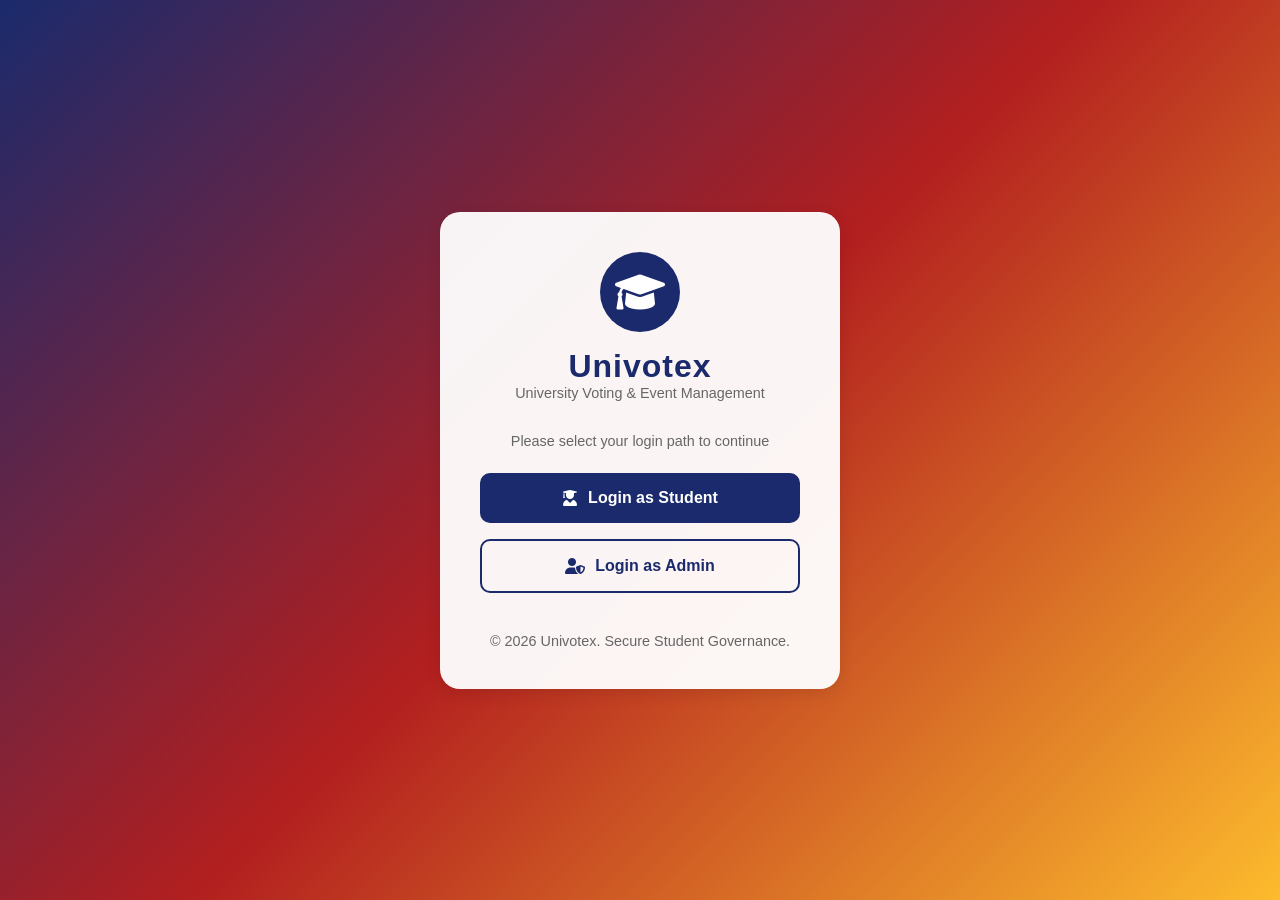
<file: index.html>
<!DOCTYPE html>
<html lang="en">
<head>
    <meta charset="UTF-8">
    <meta name="viewport" content="width=device-width, initial-scale=1.0">
    <title>Univotex - Welcome</title>
    <link rel="stylesheet" href="style.css">
    <!-- Font Awesome for icons -->
    <link rel="stylesheet" href="https://cdnjs.cloudflare.com/ajax/libs/font-awesome/6.0.0/css/all.min.css">
</head>
<body>
    <div class="welcome-container">
        <header class="hero-section">
            <div class="logo-circle">
                <i class="fas fa-graduation-cap"></i>
            </div>
            <h1>Univotex</h1>
            <p>University Voting & Event Management</p>
        </header>

        <main class="login-options">
            <p class="instruction">Please select your login path to continue</p>
            
            <button class="btn btn-student" onclick="navigateTo('student')">
                <i class="fas fa-user-graduate"></i>
                <span>Login as Student</span>
            </button>

            <button class="btn btn-admin" onclick="navigateTo('admin')">
                <i class="fas fa-user-shield"></i>
                <span>Login as Admin</span>
            </button>
        </main>

        <footer class="footer">
            <p>&copy; 2026 Univotex. Secure Student Governance.</p>
        </footer>
    </div>

    <script src="script.js"></script>
</body>
</html>
</file>
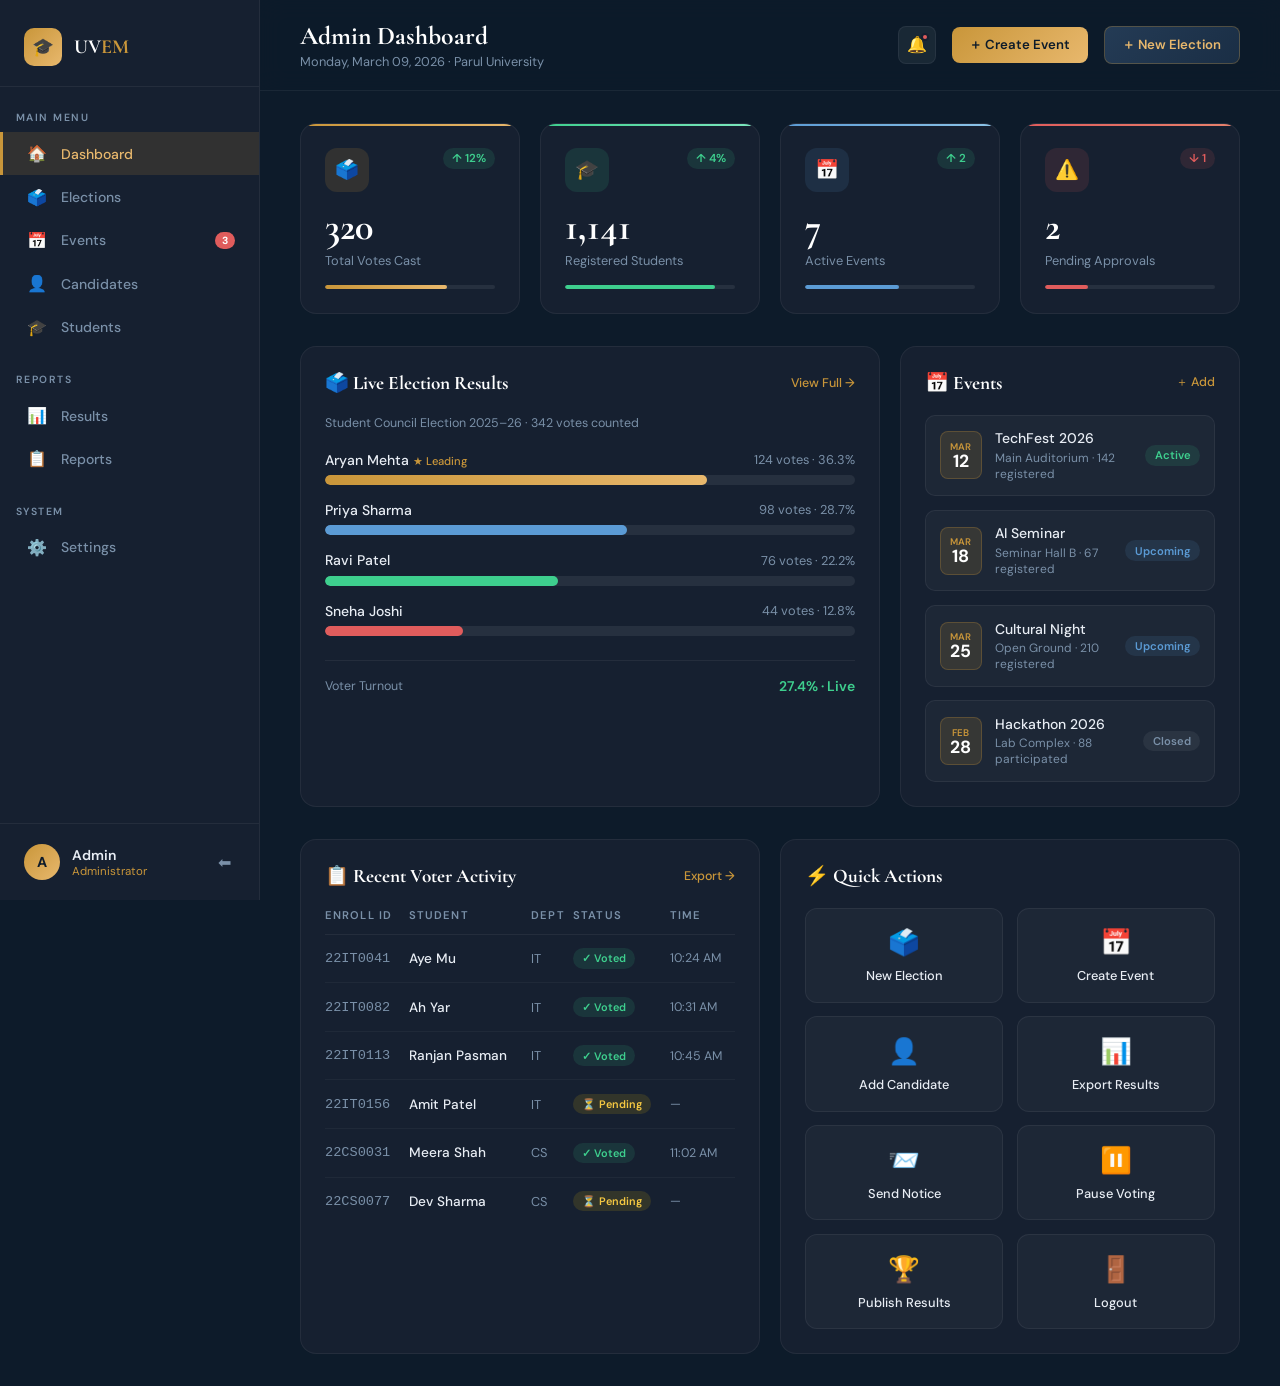
<file: frontend/admin.html>
<!DOCTYPE html>
<html lang="en">
<head>
<meta charset="UTF-8">
<meta name="viewport" content="width=device-width, initial-scale=1.0">
<title>Admin Dashboard – UVEM</title>
<link href="https://fonts.googleapis.com/css2?family=Cormorant+Garamond:ital,wght@0,600;0,700;1,400&family=DM+Sans:wght@300;400;500;600&display=swap" rel="stylesheet">
<style>
*, *::before, *::after { box-sizing: border-box; margin: 0; padding: 0; }

:root {
  --navy:       #0d1b2a;
  --navy-mid:   #1a2e45;
  --navy-light: #243b55;
  --navy-card:  #162030;
  --gold:       #c9963a;
  --gold-light: #e8b86d;
  --gold-dim:   rgba(201,150,58,0.15);
  --cream:      #f5f1eb;
  --sidebar-w:  260px;
  --white:      #ffffff;
  --text:       #e8edf4;
  --muted:      #7a90a8;
  --green:      #3ecf8e;
  --red:        #e05c5c;
  --blue:       #5b9bd5;
  --border:     rgba(255,255,255,0.06);
}

html, body { height: 100%; }

body {
  font-family: 'DM Sans', sans-serif;
  background: var(--navy);
  color: var(--text);
  display: flex;
  min-height: 100vh;
  overflow-x: hidden;
}

/* ══════════════════════════════════
   SIDEBAR
══════════════════════════════════ */
.sidebar {
  width: var(--sidebar-w);
  background: var(--navy-card);
  border-right: 1px solid var(--border);
  display: flex; flex-direction: column;
  position: fixed; top: 0; left: 0; bottom: 0;
  z-index: 50;
  animation: sideIn 0.5s ease both;
}

@keyframes sideIn {
  from { transform: translateX(-20px); opacity: 0; }
  to   { transform: translateX(0);    opacity: 1; }
}

.sidebar-logo {
  padding: 1.75rem 1.5rem 1.25rem;
  display: flex; align-items: center; gap: 0.75rem;
  border-bottom: 1px solid var(--border);
}
.sidebar-logo-icon {
  width: 38px; height: 38px; border-radius: 10px;
  background: linear-gradient(135deg, var(--gold), var(--gold-light));
  display: flex; align-items: center; justify-content: center;
  font-size: 1.1rem; flex-shrink: 0;
}
.sidebar-logo-text {
  font-family: 'Cormorant Garamond', serif;
  font-size: 1.25rem; font-weight: 700;
  color: var(--white);
}
.sidebar-logo-text span { color: var(--gold); }

.sidebar-section {
  padding: 1.5rem 1rem 0.5rem;
  font-size: 0.65rem; font-weight: 600;
  letter-spacing: 0.14em; text-transform: uppercase;
  color: var(--muted);
}

.nav-item {
  display: flex; align-items: center; gap: 0.85rem;
  padding: 0.7rem 1.5rem;
  color: var(--muted);
  text-decoration: none; font-size: 0.875rem; font-weight: 500;
  border-radius: 0; cursor: pointer;
  transition: color 0.2s, background 0.2s;
  border-left: 3px solid transparent;
  position: relative;
}
.nav-item:hover { color: var(--text); background: rgba(255,255,255,0.04); }
.nav-item.active {
  color: var(--gold-light); background: var(--gold-dim);
  border-left-color: var(--gold);
}
.nav-item .nav-icon { font-size: 1rem; width: 20px; text-align: center; }
.nav-badge {
  margin-left: auto; background: var(--red);
  color: white; font-size: 0.65rem; font-weight: 700;
  padding: 0.15rem 0.45rem; border-radius: 999px;
}

.sidebar-footer {
  margin-top: auto; padding: 1.25rem 1.5rem;
  border-top: 1px solid var(--border);
}
.user-pill {
  display: flex; align-items: center; gap: 0.75rem;
}
.user-avatar {
  width: 36px; height: 36px; border-radius: 50%;
  background: linear-gradient(135deg, var(--gold), var(--gold-light));
  display: flex; align-items: center; justify-content: center;
  font-size: 0.9rem; font-weight: 700; color: var(--navy);
  flex-shrink: 0;
}
.user-info .user-name { font-size: 0.875rem; font-weight: 600; color: var(--text); }
.user-info .user-role { font-size: 0.72rem; color: var(--gold); }
.logout-btn {
  margin-left: auto; background: none; border: none;
  color: var(--muted); cursor: pointer; font-size: 1rem;
  transition: color 0.2s; padding: 0.25rem;
}
.logout-btn:hover { color: var(--red); }

/* ══════════════════════════════════
   MAIN
══════════════════════════════════ */
.main {
  margin-left: var(--sidebar-w);
  flex: 1; display: flex; flex-direction: column;
  min-height: 100vh;
}

/* Top bar */
.topbar {
  display: flex; align-items: center; justify-content: space-between;
  padding: 1.25rem 2.5rem;
  background: rgba(13,27,42,0.6);
  backdrop-filter: blur(12px);
  border-bottom: 1px solid var(--border);
  position: sticky; top: 0; z-index: 40;
  animation: topIn 0.5s 0.1s ease both;
}
@keyframes topIn {
  from { opacity: 0; transform: translateY(-10px); }
  to   { opacity: 1; transform: translateY(0); }
}

.topbar-left h1 {
  font-family: 'Cormorant Garamond', serif;
  font-size: 1.6rem; font-weight: 700; color: var(--white);
}
.topbar-left p { font-size: 0.8rem; color: var(--muted); margin-top: 0.1rem; }

.topbar-right { display: flex; align-items: center; gap: 1rem; }

.topbar-btn {
  display: flex; align-items: center; gap: 0.5rem;
  padding: 0.55rem 1.1rem;
  background: linear-gradient(135deg, var(--gold), var(--gold-light));
  color: var(--navy); border: none; border-radius: 8px;
  font-family: 'DM Sans', sans-serif; font-size: 0.825rem; font-weight: 600;
  cursor: pointer; transition: opacity 0.2s, transform 0.2s;
}
.topbar-btn:hover { opacity: 0.85; transform: translateY(-1px); }

.notif-btn {
  position: relative; background: rgba(255,255,255,0.06);
  border: 1px solid var(--border); border-radius: 8px;
  width: 38px; height: 38px; display: flex; align-items: center;
  justify-content: center; cursor: pointer; font-size: 1rem;
  transition: background 0.2s;
}
.notif-btn:hover { background: rgba(255,255,255,0.1); }
.notif-dot {
  position: absolute; top: 6px; right: 6px;
  width: 8px; height: 8px; border-radius: 50%;
  background: var(--red); border: 2px solid var(--navy-card);
}

/* ══════════════════════════════════
   CONTENT
══════════════════════════════════ */
.content {
  padding: 2rem 2.5rem; flex: 1;
  animation: contentIn 0.6s 0.2s ease both;
}
@keyframes contentIn {
  from { opacity: 0; transform: translateY(16px); }
  to   { opacity: 1; transform: translateY(0); }
}

/* ── STAT CARDS ── */
.stats-grid {
  display: grid;
  grid-template-columns: repeat(4, 1fr);
  gap: 1.25rem; margin-bottom: 2rem;
}

.stat-card {
  background: var(--navy-card);
  border: 1px solid var(--border);
  border-radius: 16px; padding: 1.5rem;
  position: relative; overflow: hidden;
  transition: transform 0.2s, box-shadow 0.2s;
}
.stat-card:hover { transform: translateY(-3px); box-shadow: 0 12px 32px rgba(0,0,0,0.3); }
.stat-card::before {
  content: '';
  position: absolute; top: 0; left: 0; right: 0; height: 2px;
}
.stat-card.gold::before  { background: linear-gradient(90deg, var(--gold), var(--gold-light)); }
.stat-card.green::before { background: linear-gradient(90deg, var(--green), #7ee8c0); }
.stat-card.blue::before  { background: linear-gradient(90deg, var(--blue), #8ec5e8); }
.stat-card.red::before   { background: linear-gradient(90deg, var(--red), #e8836d); }

.stat-card-header {
  display: flex; align-items: flex-start; justify-content: space-between;
  margin-bottom: 1rem;
}
.stat-icon {
  width: 44px; height: 44px; border-radius: 12px;
  display: flex; align-items: center; justify-content: center;
  font-size: 1.2rem;
}
.stat-icon.gold  { background: rgba(201,150,58,0.15); }
.stat-icon.green { background: rgba(62,207,142,0.12); }
.stat-icon.blue  { background: rgba(91,155,213,0.12); }
.stat-icon.red   { background: rgba(224,92,92,0.12); }

.stat-trend {
  font-size: 0.72rem; font-weight: 600;
  padding: 0.2rem 0.55rem; border-radius: 999px;
}
.stat-trend.up   { background: rgba(62,207,142,0.12); color: var(--green); }
.stat-trend.down { background: rgba(224,92,92,0.12); color: var(--red); }

.stat-num {
  font-family: 'Cormorant Garamond', serif;
  font-size: 2.4rem; font-weight: 700; color: var(--white);
  line-height: 1;
}
.stat-label { font-size: 0.8rem; color: var(--muted); margin-top: 0.35rem; }

/* progress bar inside card */
.stat-bar {
  margin-top: 1rem; height: 4px;
  background: rgba(255,255,255,0.07); border-radius: 99px; overflow: hidden;
}
.stat-bar-fill {
  height: 100%; border-radius: 99px;
  transition: width 1.2s cubic-bezier(0.25, 1, 0.5, 1);
}
.stat-bar-fill.gold  { background: linear-gradient(90deg, var(--gold), var(--gold-light)); }
.stat-bar-fill.green { background: var(--green); }
.stat-bar-fill.blue  { background: var(--blue); }
.stat-bar-fill.red   { background: var(--red); }

/* ── MID GRID ── */
.mid-grid {
  display: grid;
  grid-template-columns: 1fr 340px;
  gap: 1.25rem; margin-bottom: 2rem;
}

/* Panel card */
.panel {
  background: var(--navy-card);
  border: 1px solid var(--border);
  border-radius: 16px; padding: 1.5rem;
}
.panel-header {
  display: flex; align-items: center; justify-content: space-between;
  margin-bottom: 1.25rem;
}
.panel-title {
  font-family: 'Cormorant Garamond', serif;
  font-size: 1.2rem; font-weight: 700; color: var(--white);
}
.panel-action {
  font-size: 0.78rem; color: var(--gold); cursor: pointer;
  background: none; border: none; font-family: 'DM Sans', sans-serif;
  font-weight: 500; transition: opacity 0.2s;
}
.panel-action:hover { opacity: 0.7; }

/* Vote chart */
.vote-chart { display: flex; flex-direction: column; gap: 1rem; }
.vote-row { }
.vote-row-header {
  display: flex; justify-content: space-between;
  align-items: center; margin-bottom: 0.4rem;
}
.vote-name { font-size: 0.875rem; font-weight: 500; }
.vote-count { font-size: 0.8rem; color: var(--muted); }
.vote-bar-bg {
  height: 10px; background: rgba(255,255,255,0.07);
  border-radius: 99px; overflow: hidden;
}
.vote-bar-fill {
  height: 100%; border-radius: 99px;
  transition: width 1.4s cubic-bezier(0.25, 1, 0.5, 1);
}

/* Events list */
.event-list { display: flex; flex-direction: column; gap: 0.85rem; }
.event-item {
  display: flex; align-items: center; gap: 0.85rem;
  padding: 0.85rem; background: rgba(255,255,255,0.03);
  border: 1px solid var(--border); border-radius: 10px;
  transition: background 0.2s;
}
.event-item:hover { background: rgba(255,255,255,0.06); }
.event-date-box {
  width: 42px; height: 48px; border-radius: 8px;
  background: var(--gold-dim); border: 1px solid rgba(201,150,58,0.25);
  display: flex; flex-direction: column;
  align-items: center; justify-content: center;
  flex-shrink: 0;
}
.event-date-box .month { font-size: 0.6rem; font-weight: 600; color: var(--gold); text-transform: uppercase; }
.event-date-box .day   { font-size: 1.1rem; font-weight: 700; color: var(--white); line-height: 1; }
.event-info .event-name { font-size: 0.875rem; font-weight: 500; }
.event-info .event-meta { font-size: 0.75rem; color: var(--muted); margin-top: 0.15rem; }
.event-status {
  margin-left: auto; font-size: 0.7rem; font-weight: 600;
  padding: 0.2rem 0.6rem; border-radius: 999px;
}
.event-status.active   { background: rgba(62,207,142,0.12); color: var(--green); }
.event-status.upcoming { background: rgba(91,155,213,0.12); color: var(--blue); }
.event-status.closed   { background: rgba(255,255,255,0.06); color: var(--muted); }

/* ── BOTTOM GRID ── */
.bottom-grid {
  display: grid;
  grid-template-columns: 1fr 1fr;
  gap: 1.25rem;
}

/* Recent votes table */
.table { width: 100%; border-collapse: collapse; }
.table th {
  font-size: 0.7rem; font-weight: 600; letter-spacing: 0.1em;
  text-transform: uppercase; color: var(--muted);
  padding: 0 0 0.75rem; border-bottom: 1px solid var(--border);
  text-align: left;
}
.table td {
  padding: 0.85rem 0; font-size: 0.85rem;
  border-bottom: 1px solid rgba(255,255,255,0.04);
  vertical-align: middle;
}
.table tr:last-child td { border-bottom: none; }
.table tr:hover td { color: var(--white); }

.td-id { color: var(--muted); font-size: 0.75rem; font-family: monospace; }
.td-name { font-weight: 500; }
.td-badge {
  display: inline-block; font-size: 0.68rem; font-weight: 600;
  padding: 0.2rem 0.55rem; border-radius: 999px;
}
.td-badge.voted  { background: rgba(62,207,142,0.12); color: var(--green); }
.td-badge.pending{ background: rgba(255,204,0,0.12); color: #f5c842; }

/* Quick actions */
.actions-grid {
  display: grid; grid-template-columns: 1fr 1fr; gap: 0.85rem;
}
.action-tile {
  background: rgba(255,255,255,0.03);
  border: 1px solid var(--border);
  border-radius: 12px; padding: 1.1rem;
  text-align: center; cursor: pointer;
  transition: background 0.2s, transform 0.2s, border-color 0.2s;
}
.action-tile:hover {
  background: var(--gold-dim);
  border-color: rgba(201,150,58,0.3);
  transform: translateY(-2px);
}
.action-tile .action-icon { font-size: 1.6rem; margin-bottom: 0.5rem; }
.action-tile .action-label { font-size: 0.8rem; font-weight: 500; }

/* ── MODAL ── */
.modal-overlay {
  position: fixed; inset: 0;
  background: rgba(5,12,20,0.8); backdrop-filter: blur(6px);
  z-index: 200; display: none; align-items: center; justify-content: center;
  animation: fadeIn 0.2s ease;
}
.modal-overlay.open { display: flex; }
@keyframes fadeIn { from { opacity:0; } to { opacity:1; } }

.modal {
  background: var(--navy-card); border: 1px solid var(--border);
  border-radius: 20px; padding: 2rem; width: 100%; max-width: 500px;
  animation: modalPop 0.3s cubic-bezier(0.34,1.56,0.64,1) both;
}
@keyframes modalPop {
  from { opacity:0; transform: scale(0.92); }
  to   { opacity:1; transform: scale(1); }
}
.modal h3 {
  font-family: 'Cormorant Garamond', serif;
  font-size: 1.5rem; font-weight: 700; margin-bottom: 1.25rem;
  color: var(--white);
}
.modal-form { display: flex; flex-direction: column; gap: 1rem; }
.modal-field label {
  display: block; font-size: 0.75rem; font-weight: 600;
  letter-spacing: 0.06em; text-transform: uppercase;
  color: var(--muted); margin-bottom: 0.4rem;
}
.modal-field input, .modal-field select, .modal-field textarea {
  width: 100%; padding: 0.75rem 1rem;
  background: rgba(255,255,255,0.05);
  border: 1px solid var(--border); border-radius: 8px;
  color: var(--text); font-family: 'DM Sans', sans-serif;
  font-size: 0.9rem; outline: none;
  transition: border-color 0.2s, box-shadow 0.2s;
}
.modal-field input:focus, .modal-field select:focus {
  border-color: var(--gold); box-shadow: 0 0 0 3px var(--gold-dim);
}
.modal-field select option { background: var(--navy-mid); }
.modal-row { display: flex; gap: 0.75rem; }
.modal-row .modal-field { flex: 1; }
.modal-actions { display: flex; gap: 0.75rem; justify-content: flex-end; margin-top: 0.5rem; }
.btn-modal-cancel {
  padding: 0.65rem 1.4rem; border-radius: 8px;
  border: 1px solid var(--border); background: none;
  color: var(--muted); font-family: 'DM Sans', sans-serif;
  font-size: 0.875rem; cursor: pointer; transition: color 0.2s, border-color 0.2s;
}
.btn-modal-cancel:hover { color: var(--text); border-color: rgba(255,255,255,0.2); }
.btn-modal-submit {
  padding: 0.65rem 1.6rem; border-radius: 8px;
  border: none; background: linear-gradient(135deg, var(--gold), var(--gold-light));
  color: var(--navy); font-family: 'DM Sans', sans-serif;
  font-size: 0.875rem; font-weight: 600; cursor: pointer;
  transition: opacity 0.2s;
}
.btn-modal-submit:hover { opacity: 0.85; }

/* ── TOAST ── */
.toast {
  position: fixed; bottom: 2rem; right: 2rem; z-index: 300;
  background: var(--navy-light); border: 1px solid var(--border);
  border-radius: 12px; padding: 1rem 1.25rem;
  display: flex; align-items: center; gap: 0.75rem;
  font-size: 0.875rem; box-shadow: 0 8px 32px rgba(0,0,0,0.4);
  transform: translateY(80px); opacity: 0;
  transition: transform 0.4s cubic-bezier(0.34,1.56,0.64,1), opacity 0.3s;
  max-width: 320px;
}
.toast.show { transform: translateY(0); opacity: 1; }
.toast-icon { font-size: 1.2rem; }

@media (max-width: 1100px) {
  .stats-grid { grid-template-columns: repeat(2,1fr); }
  .mid-grid, .bottom-grid { grid-template-columns: 1fr; }
}
@media (max-width: 768px) {
  .sidebar { transform: translateX(-100%); }
  .main { margin-left: 0; }
  .content { padding: 1.25rem; }
  .topbar { padding: 1rem 1.25rem; }
  .stats-grid { grid-template-columns: 1fr 1fr; gap: 0.75rem; }
}
</style>
</head>
<body>

<!-- ══ SIDEBAR ══ -->
<aside class="sidebar">
  <div class="sidebar-logo">
    <div class="sidebar-logo-icon">🎓</div>
    <span class="sidebar-logo-text">UV<span>EM</span></span>
  </div>

  <div class="sidebar-section">Main Menu</div>
  <a class="nav-item active" onclick="showSection('dashboard')">
    <span class="nav-icon">🏠</span> Dashboard
  </a>
  <a class="nav-item" onclick="showSection('elections')">
    <span class="nav-icon">🗳️</span> Elections
  </a>
  <a class="nav-item" onclick="showSection('events')">
    <span class="nav-icon">📅</span> Events
    <span class="nav-badge">3</span>
  </a>
  <a class="nav-item" onclick="showSection('candidates')">
    <span class="nav-icon">👤</span> Candidates
  </a>
  <a class="nav-item" onclick="showSection('students')">
    <span class="nav-icon">🎓</span> Students
  </a>

  <div class="sidebar-section">Reports</div>
  <a class="nav-item" onclick="showSection('results')">
    <span class="nav-icon">📊</span> Results
  </a>
  <a class="nav-item" onclick="showSection('reports')">
    <span class="nav-icon">📋</span> Reports
  </a>

  <div class="sidebar-section">System</div>
  <a class="nav-item" onclick="showSection('settings')">
    <span class="nav-icon">⚙️</span> Settings
  </a>

  <div class="sidebar-footer">
    <div class="user-pill">
      <div class="user-avatar">A</div>
      <div class="user-info">
        <div class="user-name">Admin</div>
        <div class="user-role">Administrator</div>
      </div>
      <button class="logout-btn" onclick="window.location.href='login.html'" title="Logout">⬅</button>
    </div>
  </div>
</aside>

<!-- ══ MAIN ══ -->
<main class="main">

  <!-- Topbar -->
  <div class="topbar">
    <div class="topbar-left">
      <h1>Admin Dashboard</h1>
      <p id="topbar-date">Monday, March 09, 2026 · Parul University</p>
    </div>
    <div class="topbar-right">
      <div class="notif-btn" title="Notifications">🔔<div class="notif-dot"></div></div>
      <button class="topbar-btn" onclick="openModal('event')">＋ Create Event</button>
      <button class="topbar-btn" onclick="openModal('election')" style="background:linear-gradient(135deg,var(--navy-light),var(--navy-mid));color:var(--gold-light);border:1px solid rgba(201,150,58,0.3)">＋ New Election</button>
    </div>
  </div>

  <!-- Content -->
  <div class="content">

    <!-- STAT CARDS -->
    <div class="stats-grid">
      <div class="stat-card gold">
        <div class="stat-card-header">
          <div class="stat-icon gold">🗳️</div>
          <span class="stat-trend up">↑ 12%</span>
        </div>
        <div class="stat-num" data-target="342">0</div>
        <div class="stat-label">Total Votes Cast</div>
        <div class="stat-bar"><div class="stat-bar-fill gold" style="width:0" data-w="72%"></div></div>
      </div>

      <div class="stat-card green">
        <div class="stat-card-header">
          <div class="stat-icon green">🎓</div>
          <span class="stat-trend up">↑ 4%</span>
        </div>
        <div class="stat-num" data-target="1248">0</div>
        <div class="stat-label">Registered Students</div>
        <div class="stat-bar"><div class="stat-bar-fill green" style="width:0" data-w="88%"></div></div>
      </div>

      <div class="stat-card blue">
        <div class="stat-card-header">
          <div class="stat-icon blue">📅</div>
          <span class="stat-trend up">↑ 2</span>
        </div>
        <div class="stat-num" data-target="8">0</div>
        <div class="stat-label">Active Events</div>
        <div class="stat-bar"><div class="stat-bar-fill blue" style="width:0" data-w="55%"></div></div>
      </div>

      <div class="stat-card red">
        <div class="stat-card-header">
          <div class="stat-icon red">⚠️</div>
          <span class="stat-trend down">↓ 1</span>
        </div>
        <div class="stat-num" data-target="3">0</div>
        <div class="stat-label">Pending Approvals</div>
        <div class="stat-bar"><div class="stat-bar-fill red" style="width:0" data-w="25%"></div></div>
      </div>
    </div>

    <!-- MID ROW -->
    <div class="mid-grid">

      <!-- Live Vote Results -->
      <div class="panel">
        <div class="panel-header">
          <span class="panel-title">🗳️ Live Election Results</span>
          <button class="panel-action">View Full →</button>
        </div>
        <div style="font-size:0.78rem;color:var(--muted);margin-bottom:1.25rem">
          Student Council Election 2025–26 · 342 votes counted
        </div>
        <div class="vote-chart">
          <div class="vote-row">
            <div class="vote-row-header">
              <span class="vote-name">Aryan Mehta <span style="font-size:0.7rem;color:var(--gold)">★ Leading</span></span>
              <span class="vote-count">124 votes · 36.3%</span>
            </div>
            <div class="vote-bar-bg"><div class="vote-bar-fill" style="width:0;background:linear-gradient(90deg,var(--gold),var(--gold-light))" data-w="72%"></div></div>
          </div>
          <div class="vote-row">
            <div class="vote-row-header">
              <span class="vote-name">Priya Sharma</span>
              <span class="vote-count">98 votes · 28.7%</span>
            </div>
            <div class="vote-bar-bg"><div class="vote-bar-fill" style="width:0;background:var(--blue)" data-w="57%"></div></div>
          </div>
          <div class="vote-row">
            <div class="vote-row-header">
              <span class="vote-name">Ravi Patel</span>
              <span class="vote-count">76 votes · 22.2%</span>
            </div>
            <div class="vote-bar-bg"><div class="vote-bar-fill" style="width:0;background:var(--green)" data-w="44%"></div></div>
          </div>
          <div class="vote-row">
            <div class="vote-row-header">
              <span class="vote-name">Sneha Joshi</span>
              <span class="vote-count">44 votes · 12.8%</span>
            </div>
            <div class="vote-bar-bg"><div class="vote-bar-fill" style="width:0;background:var(--red)" data-w="26%"></div></div>
          </div>
        </div>
        <div style="margin-top:1.5rem;padding-top:1rem;border-top:1px solid var(--border);display:flex;align-items:center;justify-content:space-between">
          <span style="font-size:0.78rem;color:var(--muted)">Voter Turnout</span>
          <span style="font-size:0.875rem;font-weight:600;color:var(--green)">27.4% · Live</span>
        </div>
      </div>

      <!-- Upcoming Events -->
      <div class="panel">
        <div class="panel-header">
          <span class="panel-title">📅 Events</span>
          <button class="panel-action" onclick="openModal('event')">＋ Add</button>
        </div>
        <div class="event-list">
          <div class="event-item">
            <div class="event-date-box">
              <span class="month">Mar</span>
              <span class="day">12</span>
            </div>
            <div class="event-info">
              <div class="event-name">TechFest 2026</div>
              <div class="event-meta">Main Auditorium · 142 registered</div>
            </div>
            <span class="event-status active">Active</span>
          </div>
          <div class="event-item">
            <div class="event-date-box">
              <span class="month">Mar</span>
              <span class="day">18</span>
            </div>
            <div class="event-info">
              <div class="event-name">AI Seminar</div>
              <div class="event-meta">Seminar Hall B · 67 registered</div>
            </div>
            <span class="event-status upcoming">Upcoming</span>
          </div>
          <div class="event-item">
            <div class="event-date-box">
              <span class="month">Mar</span>
              <span class="day">25</span>
            </div>
            <div class="event-info">
              <div class="event-name">Cultural Night</div>
              <div class="event-meta">Open Ground · 210 registered</div>
            </div>
            <span class="event-status upcoming">Upcoming</span>
          </div>
          <div class="event-item">
            <div class="event-date-box">
              <span class="month">Feb</span>
              <span class="day">28</span>
            </div>
            <div class="event-info">
              <div class="event-name">Hackathon 2026</div>
              <div class="event-meta">Lab Complex · 88 participated</div>
            </div>
            <span class="event-status closed">Closed</span>
          </div>
        </div>
      </div>
    </div>

    <!-- BOTTOM ROW -->
    <div class="bottom-grid">

      <!-- Recent Voter Activity -->
      <div class="panel">
        <div class="panel-header">
          <span class="panel-title">📋 Recent Voter Activity</span>
          <button class="panel-action">Export →</button>
        </div>
        <table class="table">
          <thead>
            <tr>
              <th>Enroll ID</th>
              <th>Student</th>
              <th>Dept</th>
              <th>Status</th>
              <th>Time</th>
            </tr>
          </thead>
          <tbody>
            <tr>
              <td class="td-id">22IT0041</td>
              <td class="td-name">Aye Mu</td>
              <td style="color:var(--muted);font-size:0.8rem">IT</td>
              <td><span class="td-badge voted">✓ Voted</span></td>
              <td style="color:var(--muted);font-size:0.78rem">10:24 AM</td>
            </tr>
            <tr>
              <td class="td-id">22IT0082</td>
              <td class="td-name">Ah Yar</td>
              <td style="color:var(--muted);font-size:0.8rem">IT</td>
              <td><span class="td-badge voted">✓ Voted</span></td>
              <td style="color:var(--muted);font-size:0.78rem">10:31 AM</td>
            </tr>
            <tr>
              <td class="td-id">22IT0113</td>
              <td class="td-name">Ranjan Pasman</td>
              <td style="color:var(--muted);font-size:0.8rem">IT</td>
              <td><span class="td-badge voted">✓ Voted</span></td>
              <td style="color:var(--muted);font-size:0.78rem">10:45 AM</td>
            </tr>
            <tr>
              <td class="td-id">22IT0156</td>
              <td class="td-name">Amit Patel</td>
              <td style="color:var(--muted);font-size:0.8rem">IT</td>
              <td><span class="td-badge pending">⏳ Pending</span></td>
              <td style="color:var(--muted);font-size:0.78rem">—</td>
            </tr>
            <tr>
              <td class="td-id">22CS0031</td>
              <td class="td-name">Meera Shah</td>
              <td style="color:var(--muted);font-size:0.8rem">CS</td>
              <td><span class="td-badge voted">✓ Voted</span></td>
              <td style="color:var(--muted);font-size:0.78rem">11:02 AM</td>
            </tr>
            <tr>
              <td class="td-id">22CS0077</td>
              <td class="td-name">Dev Sharma</td>
              <td style="color:var(--muted);font-size:0.8rem">CS</td>
              <td><span class="td-badge pending">⏳ Pending</span></td>
              <td style="color:var(--muted);font-size:0.78rem">—</td>
            </tr>
          </tbody>
        </table>
      </div>

      <!-- Quick Actions -->
      <div class="panel">
        <div class="panel-header">
          <span class="panel-title">⚡ Quick Actions</span>
        </div>
        <div class="actions-grid">
          <div class="action-tile" onclick="openModal('election')">
            <div class="action-icon">🗳️</div>
            <div class="action-label">New Election</div>
          </div>
          <div class="action-tile" onclick="openModal('event')">
            <div class="action-icon">📅</div>
            <div class="action-label">Create Event</div>
          </div>
          <div class="action-tile" onclick="openModal('candidate')">
            <div class="action-icon">👤</div>
            <div class="action-label">Add Candidate</div>
          </div>
          <div class="action-tile" onclick="showToast('📊 Generating report…')">
            <div class="action-icon">📊</div>
            <div class="action-label">Export Results</div>
          </div>
          <div class="action-tile" onclick="showToast('📨 Notifications sent to all students.')">
            <div class="action-icon">📨</div>
            <div class="action-label">Send Notice</div>
          </div>
          <div class="action-tile" onclick="showToast('⏸️ Voting paused successfully.')">
            <div class="action-icon">⏸️</div>
            <div class="action-label">Pause Voting</div>
          </div>
          <div class="action-tile" onclick="showToast('🏆 Results published!')">
            <div class="action-icon">🏆</div>
            <div class="action-label">Publish Results</div>
          </div>
          <div class="action-tile" onclick="window.location.href='login.html'">
            <div class="action-icon">🚪</div>
            <div class="action-label">Logout</div>
          </div>
        </div>
      </div>
    </div>

  </div><!-- /content -->
</main>

<!-- ══ MODALS ══ -->
<!-- Create Event Modal -->
<div class="modal-overlay" id="modal-event">
  <div class="modal">
    <h3>📅 Create New Event</h3>
    <div class="modal-form">
      <div class="modal-field">
        <label>Event Name</label>
        <input type="text" placeholder="e.g. TechFest 2026">
      </div>
      <div class="modal-row">
        <div class="modal-field">
          <label>Date</label>
          <input type="date">
        </div>
        <div class="modal-field">
          <label>Time</label>
          <input type="time">
        </div>
      </div>
      <div class="modal-field">
        <label>Venue</label>
        <input type="text" placeholder="e.g. Main Auditorium">
      </div>
      <div class="modal-field">
        <label>Category</label>
        <select>
          <option>Technical</option>
          <option>Cultural</option>
          <option>Seminar</option>
          <option>Workshop</option>
          <option>Sports</option>
        </select>
      </div>
      <div class="modal-field">
        <label>Max Participants</label>
        <input type="number" placeholder="e.g. 200">
      </div>
    </div>
    <div class="modal-actions">
      <button class="btn-modal-cancel" onclick="closeModal('event')">Cancel</button>
      <button class="btn-modal-submit" onclick="submitModal('event')">Create Event</button>
    </div>
  </div>
</div>

<!-- Create Election Modal -->
<div class="modal-overlay" id="modal-election">
  <div class="modal">
    <h3>🗳️ Launch New Election</h3>
    <div class="modal-form">
      <div class="modal-field">
        <label>Election Title</label>
        <input type="text" placeholder="e.g. Student Council 2026–27">
      </div>
      <div class="modal-row">
        <div class="modal-field">
          <label>Start Date</label>
          <input type="date">
        </div>
        <div class="modal-field">
          <label>End Date</label>
          <input type="date">
        </div>
      </div>
      <div class="modal-field">
        <label>Election Type</label>
        <select>
          <option>Student Council</option>
          <option>Department Representative</option>
          <option>Club President</option>
          <option>Other</option>
        </select>
      </div>
      <div class="modal-field">
        <label>Eligible Voters</label>
        <select>
          <option>All Students</option>
          <option>Final Year Only</option>
          <option>IT Department</option>
          <option>CS Department</option>
        </select>
      </div>
    </div>
    <div class="modal-actions">
      <button class="btn-modal-cancel" onclick="closeModal('election')">Cancel</button>
      <button class="btn-modal-submit" onclick="submitModal('election')">Launch Election</button>
    </div>
  </div>
</div>

<!-- Add Candidate Modal -->
<div class="modal-overlay" id="modal-candidate">
  <div class="modal">
    <h3>👤 Add Candidate</h3>
    <div class="modal-form">
      <div class="modal-field">
        <label>Full Name</label>
        <input type="text" placeholder="Student full name">
      </div>
      <div class="modal-field">
        <label>Enrollment ID</label>
        <input type="text" placeholder="e.g. 22IT0041">
      </div>
      <div class="modal-row">
        <div class="modal-field">
          <label>Department</label>
          <select>
            <option>Information Technology</option>
            <option>Computer Science</option>
            <option>Electronics</option>
            <option>Mechanical</option>
          </select>
        </div>
        <div class="modal-field">
          <label>Year</label>
          <select>
            <option>1st Year</option>
            <option>2nd Year</option>
            <option>3rd Year</option>
            <option>4th Year</option>
          </select>
        </div>
      </div>
      <div class="modal-field">
        <label>Position Applying For</label>
        <input type="text" placeholder="e.g. President, Secretary">
      </div>
    </div>
    <div class="modal-actions">
      <button class="btn-modal-cancel" onclick="closeModal('candidate')">Cancel</button>
      <button class="btn-modal-submit" onclick="submitModal('candidate')">Add Candidate</button>
    </div>
  </div>
</div>

<!-- Toast -->
<div class="toast" id="toast">
  <span class="toast-icon" id="toast-icon">✅</span>
  <span id="toast-msg">Action completed successfully.</span>
</div>

<script>
// ── Animate counters
window.addEventListener('load', () => {
  document.querySelectorAll('[data-target]').forEach(el => {
    const target = parseInt(el.dataset.target);
    let cur = 0;
    const dur = 1400;
    const step = target / (dur / 16);
    const timer = setInterval(() => {
      cur = Math.min(cur + step, target);
      el.textContent = Math.floor(cur).toLocaleString();
      if (cur >= target) clearInterval(timer);
    }, 16);
  });

  // Animate bars
  setTimeout(() => {
    document.querySelectorAll('[data-w]').forEach(el => {
      el.style.width = el.dataset.w;
    });
  }, 200);
});

// ── Nav highlight
function showSection(name) {
  document.querySelectorAll('.nav-item').forEach(el => el.classList.remove('active'));
  event.currentTarget.classList.add('active');
  showToast('📂 ' + name.charAt(0).toUpperCase() + name.slice(1) + ' section loaded.');
}

// ── Modals
function openModal(type) {
  document.getElementById('modal-' + type).classList.add('open');
}
function closeModal(type) {
  document.getElementById('modal-' + type).classList.remove('open');
}
function submitModal(type) {
  closeModal(type);
  const msgs = {
    event: '📅 Event created successfully!',
    election: '🗳️ Election launched!',
    candidate: '👤 Candidate added!'
  };
  showToast(msgs[type] || '✅ Done!');
}
// Close on overlay click
document.querySelectorAll('.modal-overlay').forEach(el => {
  el.addEventListener('click', e => { if (e.target === el) el.classList.remove('open'); });
});

// ── Toast
let toastTimer;
function showToast(msg) {
  const t = document.getElementById('toast');
  document.getElementById('toast-msg').textContent = msg;
  t.classList.add('show');
  clearTimeout(toastTimer);
  toastTimer = setTimeout(() => t.classList.remove('show'), 3200);
}
</script>
</body>
</html>
</file>
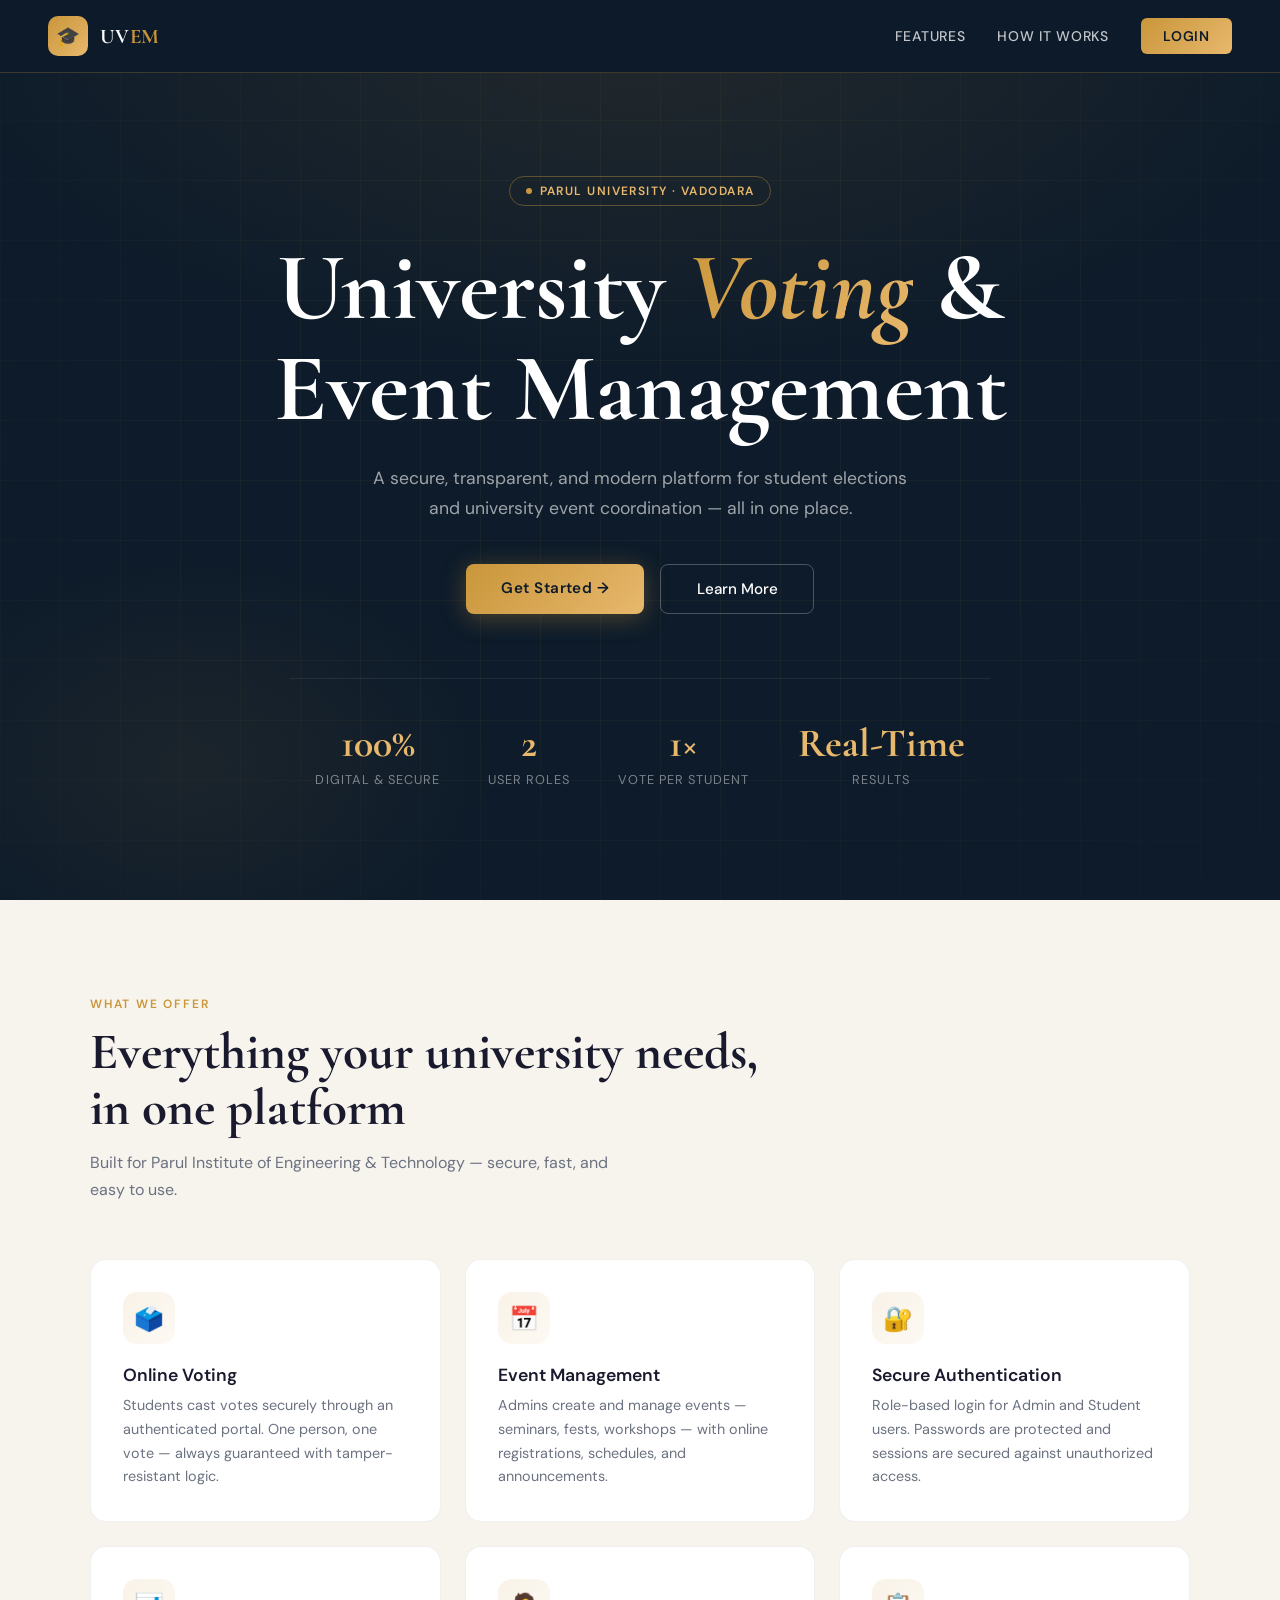
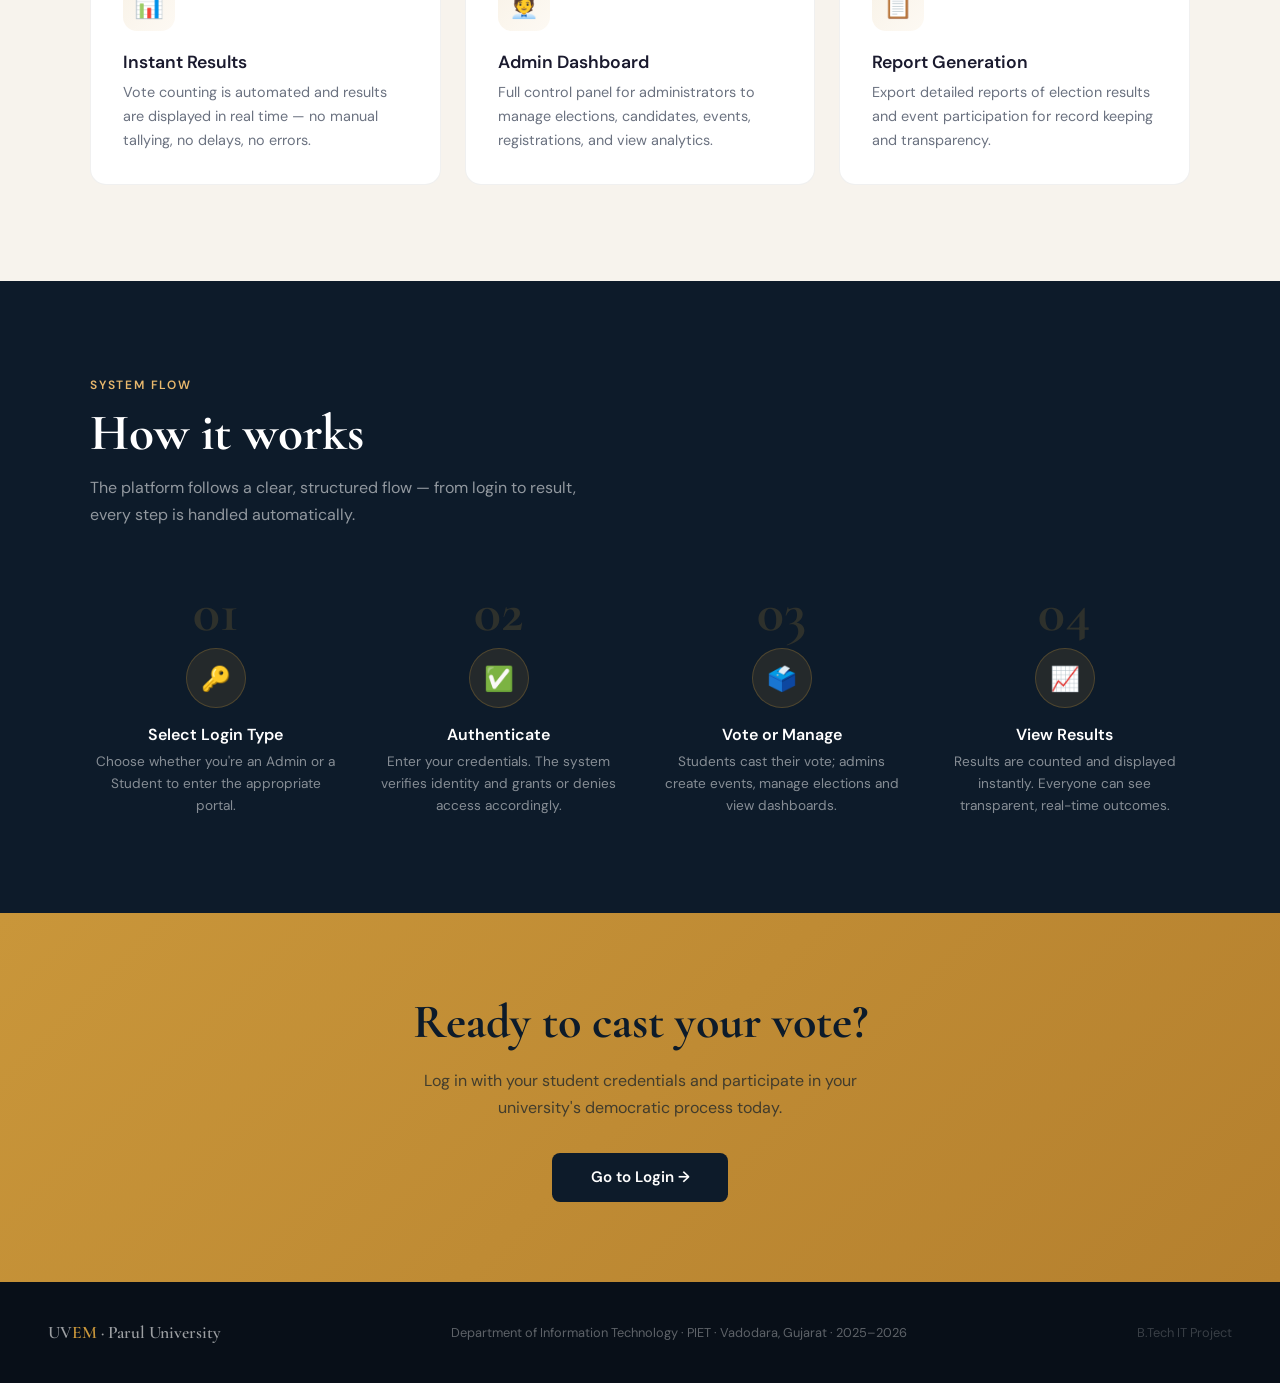
<file: frontend/home.html>
<!DOCTYPE html>
<html lang="en">
<head>
<meta charset="UTF-8">
<meta name="viewport" content="width=device-width, initial-scale=1.0">
<title>UVEM – University Voting & Event Management</title>
<link href="https://fonts.googleapis.com/css2?family=Cormorant+Garamond:ital,wght@0,400;0,600;0,700;1,400&family=DM+Sans:wght@300;400;500;600&display=swap" rel="stylesheet">
<style>
  *, *::before, *::after { box-sizing: border-box; margin: 0; padding: 0; }

  :root {
    --navy: #0d1b2a;
    --navy-mid: #1a2e45;
    --gold: #c9963a;
    --gold-light: #e8b86d;
    --cream: #f7f3ed;
    --cream-dark: #ede8df;
    --text: #1a1a2e;
    --muted: #6b7280;
    --white: #ffffff;
  }

  html { scroll-behavior: smooth; }

  body {
    font-family: 'DM Sans', sans-serif;
    background: var(--cream);
    color: var(--text);
    overflow-x: hidden;
  }

  /* ── NAV ── */
  nav {
    position: fixed; top: 0; left: 0; right: 0; z-index: 100;
    display: flex; align-items: center; justify-content: space-between;
    padding: 1rem 3rem;
    background: rgba(13,27,42,0.96);
    backdrop-filter: blur(12px);
    border-bottom: 1px solid rgba(201,150,58,0.25);
    animation: slideDown 0.6s ease forwards;
  }

  @keyframes slideDown {
    from { transform: translateY(-100%); opacity: 0; }
    to   { transform: translateY(0);    opacity: 1; }
  }

  .nav-logo {
    display: flex; align-items: center; gap: 0.75rem;
    text-decoration: none;
  }
  .nav-logo-icon {
    width: 40px; height: 40px;
    background: linear-gradient(135deg, var(--gold), var(--gold-light));
    border-radius: 10px;
    display: flex; align-items: center; justify-content: center;
    font-size: 1.2rem;
  }
  .nav-logo-text {
    font-family: 'Cormorant Garamond', serif;
    font-size: 1.3rem; font-weight: 700;
    color: var(--white);
    letter-spacing: 0.02em;
  }
  .nav-logo-text span { color: var(--gold); }

  .nav-links { display: flex; align-items: center; gap: 2rem; }
  .nav-links a {
    color: rgba(255,255,255,0.75);
    text-decoration: none;
    font-size: 0.875rem; font-weight: 500;
    letter-spacing: 0.05em;
    text-transform: uppercase;
    transition: color 0.2s;
  }
  .nav-links a:hover { color: var(--gold-light); }

  .nav-btn {
    padding: 0.55rem 1.4rem;
    background: linear-gradient(135deg, var(--gold), var(--gold-light));
    color: var(--navy) !important;
    border-radius: 6px; font-weight: 600 !important;
    letter-spacing: 0.06em; transition: opacity 0.2s !important;
  }
  .nav-btn:hover { opacity: 0.85; }

  /* ── HERO ── */
  .hero {
    min-height: 100vh;
    background: var(--navy);
    position: relative; overflow: hidden;
    display: flex; flex-direction: column;
    align-items: center; justify-content: center;
    text-align: center; padding: 8rem 2rem 4rem;
  }

  /* geometric bg pattern */
  .hero::before {
    content: '';
    position: absolute; inset: 0;
    background:
      radial-gradient(ellipse 80% 60% at 50% 0%, rgba(201,150,58,0.12) 0%, transparent 70%),
      radial-gradient(ellipse 40% 40% at 15% 85%, rgba(201,150,58,0.08) 0%, transparent 60%);
  }
  .hero-grid {
    position: absolute; inset: 0;
    background-image:
      linear-gradient(rgba(201,150,58,0.06) 1px, transparent 1px),
      linear-gradient(90deg, rgba(201,150,58,0.06) 1px, transparent 1px);
    background-size: 60px 60px;
    mask-image: radial-gradient(ellipse 80% 80% at 50% 50%, black 40%, transparent 100%);
  }

  .hero-badge {
    display: inline-flex; align-items: center; gap: 0.5rem;
    padding: 0.4rem 1rem;
    border: 1px solid rgba(201,150,58,0.4);
    border-radius: 999px;
    color: var(--gold-light);
    font-size: 0.75rem; font-weight: 600;
    letter-spacing: 0.12em; text-transform: uppercase;
    margin-bottom: 2rem;
    animation: fadeUp 0.8s 0.2s ease both;
    position: relative; z-index: 1;
  }
  .hero-badge::before {
    content: '';
    width: 6px; height: 6px; border-radius: 50%;
    background: var(--gold); display: block;
    animation: pulse 2s infinite;
  }
  @keyframes pulse {
    0%,100%{ opacity:1; transform:scale(1); }
    50%{ opacity:0.5; transform:scale(1.4); }
  }

  .hero h1 {
    font-family: 'Cormorant Garamond', serif;
    font-size: clamp(3rem, 8vw, 6rem);
    font-weight: 700; line-height: 1.05;
    color: var(--white);
    position: relative; z-index: 1;
    animation: fadeUp 0.8s 0.35s ease both;
    max-width: 900px;
  }
  .hero h1 em {
    font-style: italic;
    background: linear-gradient(135deg, var(--gold), var(--gold-light));
    -webkit-background-clip: text;
    -webkit-text-fill-color: transparent;
    background-clip: text;
  }

  .hero-sub {
    margin-top: 1.5rem;
    color: rgba(255,255,255,0.6);
    font-size: 1.1rem; max-width: 560px;
    line-height: 1.7;
    position: relative; z-index: 1;
    animation: fadeUp 0.8s 0.5s ease both;
  }

  .hero-actions {
    display: flex; gap: 1rem; flex-wrap: wrap;
    justify-content: center; margin-top: 2.5rem;
    position: relative; z-index: 1;
    animation: fadeUp 0.8s 0.65s ease both;
  }

  .btn-primary {
    padding: 0.9rem 2.2rem;
    background: linear-gradient(135deg, var(--gold), var(--gold-light));
    color: var(--navy); font-weight: 600;
    border: none; border-radius: 8px;
    font-size: 0.95rem; cursor: pointer;
    text-decoration: none; letter-spacing: 0.03em;
    transition: transform 0.2s, box-shadow 0.2s;
    box-shadow: 0 4px 24px rgba(201,150,58,0.35);
  }
  .btn-primary:hover { transform: translateY(-2px); box-shadow: 0 8px 32px rgba(201,150,58,0.45); }

  .btn-outline {
    padding: 0.9rem 2.2rem;
    background: transparent;
    color: var(--white); font-weight: 500;
    border: 1px solid rgba(255,255,255,0.25);
    border-radius: 8px; font-size: 0.95rem;
    cursor: pointer; text-decoration: none;
    transition: border-color 0.2s, background 0.2s;
  }
  .btn-outline:hover { border-color: var(--gold-light); background: rgba(201,150,58,0.08); }

  /* stats row */
  .hero-stats {
    display: flex; gap: 3rem; flex-wrap: wrap;
    justify-content: center; margin-top: 4rem;
    position: relative; z-index: 1;
    animation: fadeUp 0.8s 0.8s ease both;
    border-top: 1px solid rgba(255,255,255,0.08);
    padding-top: 2.5rem; width: 100%; max-width: 700px;
  }
  .stat { text-align: center; }
  .stat-num {
    font-family: 'Cormorant Garamond', serif;
    font-size: 2.5rem; font-weight: 700;
    color: var(--gold-light);
  }
  .stat-label { font-size: 0.8rem; color: rgba(255,255,255,0.45); letter-spacing: 0.08em; text-transform: uppercase; margin-top: 0.25rem; }

  @keyframes fadeUp {
    from { opacity:0; transform: translateY(24px); }
    to   { opacity:1; transform: translateY(0); }
  }

  /* ── FEATURES ── */
  .section { padding: 6rem 2rem; }
  .section-inner { max-width: 1100px; margin: 0 auto; }
  .section-label {
    font-size: 0.75rem; font-weight: 600;
    letter-spacing: 0.15em; text-transform: uppercase;
    color: var(--gold); margin-bottom: 0.75rem;
  }
  .section-title {
    font-family: 'Cormorant Garamond', serif;
    font-size: clamp(2rem, 5vw, 3.2rem); font-weight: 700;
    line-height: 1.1;
  }
  .section-desc { color: var(--muted); margin-top: 0.75rem; font-size: 1rem; max-width: 520px; line-height: 1.7; }

  .features-grid {
    display: grid;
    grid-template-columns: repeat(auto-fit, minmax(300px, 1fr));
    gap: 1.5rem; margin-top: 3.5rem;
  }

  .feature-card {
    background: var(--white);
    border-radius: 16px; padding: 2rem;
    border: 1px solid rgba(0,0,0,0.06);
    transition: transform 0.25s, box-shadow 0.25s;
    position: relative; overflow: hidden;
  }
  .feature-card::before {
    content: '';
    position: absolute; top: 0; left: 0; right: 0; height: 3px;
    background: linear-gradient(90deg, var(--gold), var(--gold-light));
    transform: scaleX(0); transform-origin: left;
    transition: transform 0.3s;
  }
  .feature-card:hover { transform: translateY(-4px); box-shadow: 0 12px 40px rgba(0,0,0,0.1); }
  .feature-card:hover::before { transform: scaleX(1); }

  .feature-icon {
    width: 52px; height: 52px; border-radius: 14px;
    display: flex; align-items: center; justify-content: center;
    font-size: 1.5rem; margin-bottom: 1.25rem;
    background: linear-gradient(135deg, rgba(201,150,58,0.12), rgba(232,184,109,0.08));
  }
  .feature-card h3 { font-size: 1.1rem; font-weight: 600; margin-bottom: 0.5rem; }
  .feature-card p  { color: var(--muted); font-size: 0.9rem; line-height: 1.65; }

  /* ── HOW IT WORKS ── */
  .how-section { background: var(--navy); color: var(--white); }
  .how-section .section-title { color: var(--white); }
  .how-section .section-desc  { color: rgba(255,255,255,0.55); }

  .steps {
    display: grid;
    grid-template-columns: repeat(auto-fit, minmax(220px, 1fr));
    gap: 2rem; margin-top: 3.5rem;
  }
  .step { text-align: center; }
  .step-num {
    font-family: 'Cormorant Garamond', serif;
    font-size: 3.5rem; font-weight: 700;
    color: rgba(201,150,58,0.18);
    line-height: 1; margin-bottom: 0.5rem;
  }
  .step-icon {
    width: 60px; height: 60px; border-radius: 50%;
    background: rgba(201,150,58,0.12);
    border: 1px solid rgba(201,150,58,0.25);
    display: flex; align-items: center; justify-content: center;
    font-size: 1.5rem; margin: 0 auto 1rem;
  }
  .step h4 { font-weight: 600; font-size: 1rem; margin-bottom: 0.4rem; }
  .step p  { font-size: 0.85rem; color: rgba(255,255,255,0.5); line-height: 1.6; }

  /* ── CTA ── */
  .cta-section {
    background: linear-gradient(135deg, var(--gold), #b5802e);
    padding: 5rem 2rem; text-align: center;
  }
  .cta-section h2 {
    font-family: 'Cormorant Garamond', serif;
    font-size: clamp(2rem,5vw,3rem); font-weight: 700;
    color: var(--navy); margin-bottom: 1rem;
  }
  .cta-section p { color: rgba(13,27,42,0.7); max-width: 480px; margin: 0 auto 2rem; line-height: 1.7; }
  .btn-dark {
    display: inline-block; padding: 0.9rem 2.4rem;
    background: var(--navy); color: var(--white);
    border-radius: 8px; font-weight: 600;
    text-decoration: none; font-size: 0.95rem;
    transition: background 0.2s;
  }
  .btn-dark:hover { background: var(--navy-mid); }

  /* ── FOOTER ── */
  footer {
    background: #080f18; padding: 2.5rem 3rem;
    display: flex; align-items: center; justify-content: space-between;
    flex-wrap: wrap; gap: 1rem;
  }
  footer p { color: rgba(255,255,255,0.35); font-size: 0.8rem; }
  .footer-brand {
    font-family: 'Cormorant Garamond', serif;
    font-size: 1.1rem; color: rgba(255,255,255,0.6); font-weight: 600;
  }
  .footer-brand span { color: var(--gold); }
</style>
</head>
<body>

<!-- NAV -->
<nav>
  <a href="home.html" class="nav-logo">
    <div class="nav-logo-icon">🎓</div>
    <span class="nav-logo-text">UV<span>EM</span></span>
  </a>
  <div class="nav-links">
    <a href="#features">Features</a>
    <a href="#how">How It Works</a>
    <a href="login.html" class="nav-btn">Login</a>
  </div>
</nav>

<!-- HERO -->
<section class="hero">
  <div class="hero-grid"></div>
  <div class="hero-badge">Parul University · Vadodara</div>
  <h1>University <em>Voting</em> &<br>Event Management</h1>
  <p class="hero-sub">A secure, transparent, and modern platform for student elections and university event coordination — all in one place.</p>
  <div class="hero-actions">
    <a href="login.html" class="btn-primary">Get Started →</a>
    <a href="#features" class="btn-outline">Learn More</a>
  </div>
  <div class="hero-stats">
    <div class="stat">
      <div class="stat-num">100%</div>
      <div class="stat-label">Digital & Secure</div>
    </div>
    <div class="stat">
      <div class="stat-num">2</div>
      <div class="stat-label">User Roles</div>
    </div>
    <div class="stat">
      <div class="stat-num">1×</div>
      <div class="stat-label">Vote Per Student</div>
    </div>
    <div class="stat">
      <div class="stat-num">Real-Time</div>
      <div class="stat-label">Results</div>
    </div>
  </div>
</section>

<!-- FEATURES -->
<section class="section" id="features">
  <div class="section-inner">
    <div class="section-label">What We Offer</div>
    <h2 class="section-title">Everything your university needs,<br>in one platform</h2>
    <p class="section-desc">Built for Parul Institute of Engineering & Technology — secure, fast, and easy to use.</p>
    <div class="features-grid">
      <div class="feature-card">
        <div class="feature-icon">🗳️</div>
        <h3>Online Voting</h3>
        <p>Students cast votes securely through an authenticated portal. One person, one vote — always guaranteed with tamper-resistant logic.</p>
      </div>
      <div class="feature-card">
        <div class="feature-icon">📅</div>
        <h3>Event Management</h3>
        <p>Admins create and manage events — seminars, fests, workshops — with online registrations, schedules, and announcements.</p>
      </div>
      <div class="feature-card">
        <div class="feature-icon">🔐</div>
        <h3>Secure Authentication</h3>
        <p>Role-based login for Admin and Student users. Passwords are protected and sessions are secured against unauthorized access.</p>
      </div>
      <div class="feature-card">
        <div class="feature-icon">📊</div>
        <h3>Instant Results</h3>
        <p>Vote counting is automated and results are displayed in real time — no manual tallying, no delays, no errors.</p>
      </div>
      <div class="feature-card">
        <div class="feature-icon">🧑‍💼</div>
        <h3>Admin Dashboard</h3>
        <p>Full control panel for administrators to manage elections, candidates, events, registrations, and view analytics.</p>
      </div>
      <div class="feature-card">
        <div class="feature-icon">📋</div>
        <h3>Report Generation</h3>
        <p>Export detailed reports of election results and event participation for record keeping and transparency.</p>
      </div>
    </div>
  </div>
</section>

<!-- HOW IT WORKS -->
<section class="section how-section" id="how">
  <div class="section-inner">
    <div class="section-label" style="color:var(--gold-light)">System Flow</div>
    <h2 class="section-title">How it works</h2>
    <p class="section-desc">The platform follows a clear, structured flow — from login to result, every step is handled automatically.</p>
    <div class="steps">
      <div class="step">
        <div class="step-num">01</div>
        <div class="step-icon">🔑</div>
        <h4>Select Login Type</h4>
        <p>Choose whether you're an Admin or a Student to enter the appropriate portal.</p>
      </div>
      <div class="step">
        <div class="step-num">02</div>
        <div class="step-icon">✅</div>
        <h4>Authenticate</h4>
        <p>Enter your credentials. The system verifies identity and grants or denies access accordingly.</p>
      </div>
      <div class="step">
        <div class="step-num">03</div>
        <div class="step-icon">🗳️</div>
        <h4>Vote or Manage</h4>
        <p>Students cast their vote; admins create events, manage elections and view dashboards.</p>
      </div>
      <div class="step">
        <div class="step-num">04</div>
        <div class="step-icon">📈</div>
        <h4>View Results</h4>
        <p>Results are counted and displayed instantly. Everyone can see transparent, real-time outcomes.</p>
      </div>
    </div>
  </div>
</section>

<!-- CTA -->
<section class="cta-section">
  <h2>Ready to cast your vote?</h2>
  <p>Log in with your student credentials and participate in your university's democratic process today.</p>
  <a href="login.html" class="btn-dark">Go to Login →</a>
</section>

<!-- FOOTER -->
<footer>
  <div class="footer-brand">UV<span>EM</span> · Parul University</div>
  <p>Department of Information Technology · PIET · Vadodara, Gujarat · 2025–2026</p>
  <p style="color:rgba(255,255,255,0.2)">B.Tech IT Project</p>
</footer>

</body>
</html>
</file>
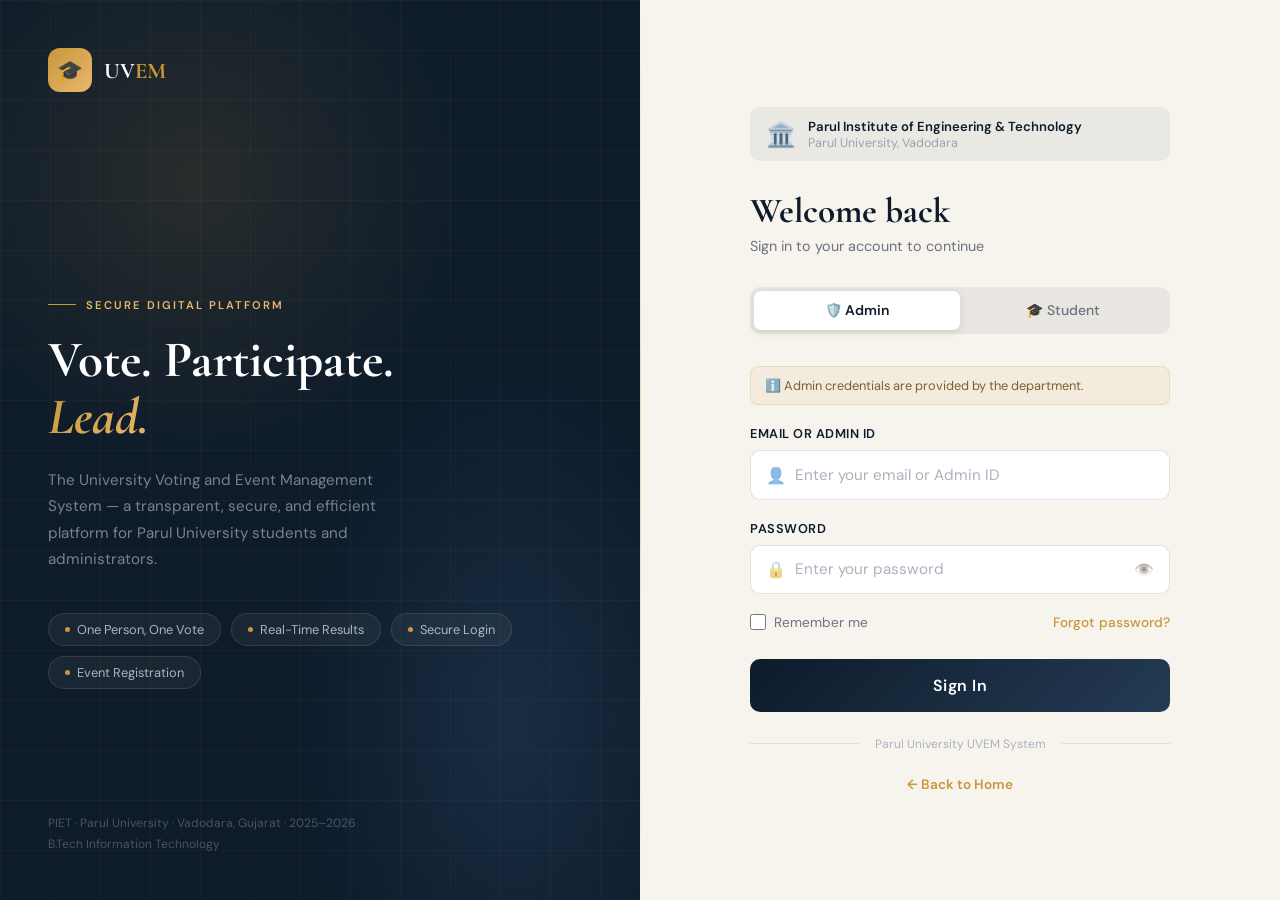
<file: frontend/Login.html>
<!DOCTYPE html>
<html lang="en">
<head>
<meta charset="UTF-8">
<meta name="viewport" content="width=device-width, initial-scale=1.0">
<title>Login – UVEM | Parul University</title>
<link href="https://fonts.googleapis.com/css2?family=Cormorant+Garamond:ital,wght@0,400;0,600;0,700;1,400&family=DM+Sans:wght@300;400;500;600&display=swap" rel="stylesheet">
<style>
  *, *::before, *::after { box-sizing: border-box; margin: 0; padding: 0; }

  :root {
    --navy: #0d1b2a;
    --navy-mid: #1a2e45;
    --navy-light: #243b55;
    --gold: #c9963a;
    --gold-light: #e8b86d;
    --cream: #f7f3ed;
    --white: #ffffff;
    --muted: #8a9ab5;
    --error: #e05c5c;
    --success: #4caf82;
  }

  body {
    font-family: 'DM Sans', sans-serif;
    background: var(--navy);
    min-height: 100vh;
    display: grid;
    grid-template-columns: 1fr 1fr;
    overflow: hidden;
  }

  /* ── LEFT PANEL ── */
  .left-panel {
    background: var(--navy);
    position: relative; overflow: hidden;
    display: flex; flex-direction: column;
    justify-content: space-between;
    padding: 3rem;
    animation: panelIn 0.8s ease both;
  }

  @keyframes panelIn {
    from { opacity:0; transform: translateX(-30px); }
    to   { opacity:1; transform: translateX(0); }
  }

  .left-bg {
    position: absolute; inset: 0;
    background:
      radial-gradient(ellipse 70% 50% at 30% 20%, rgba(201,150,58,0.14) 0%, transparent 65%),
      radial-gradient(ellipse 50% 60% at 80% 80%, rgba(26,46,69,0.9) 0%, transparent 70%);
  }
  .left-grid {
    position: absolute; inset: 0;
    background-image:
      linear-gradient(rgba(201,150,58,0.05) 1px, transparent 1px),
      linear-gradient(90deg, rgba(201,150,58,0.05) 1px, transparent 1px);
    background-size: 50px 50px;
  }

  .left-content { position: relative; z-index: 2; }

  .brand {
    display: flex; align-items: center; gap: 0.75rem;
    text-decoration: none;
  }
  .brand-icon {
    width: 44px; height: 44px;
    background: linear-gradient(135deg, var(--gold), var(--gold-light));
    border-radius: 12px;
    display: flex; align-items: center; justify-content: center;
    font-size: 1.3rem;
  }
  .brand-name {
    font-family: 'Cormorant Garamond', serif;
    font-size: 1.4rem; font-weight: 700;
    color: var(--white);
  }
  .brand-name span { color: var(--gold); }

  .left-hero { margin-top: 5rem; }
  .left-hero-label {
    font-size: 0.7rem; letter-spacing: 0.18em;
    text-transform: uppercase; color: var(--gold-light);
    font-weight: 600; margin-bottom: 1.25rem;
    display: flex; align-items: center; gap: 0.6rem;
  }
  .left-hero-label::before {
    content: ''; display: block;
    width: 28px; height: 1px; background: var(--gold);
  }
  .left-hero h1 {
    font-family: 'Cormorant Garamond', serif;
    font-size: clamp(2.2rem, 4vw, 3.2rem);
    font-weight: 700; line-height: 1.12;
    color: var(--white);
  }
  .left-hero h1 em {
    font-style: italic;
    background: linear-gradient(135deg, var(--gold), var(--gold-light));
    -webkit-background-clip: text;
    -webkit-text-fill-color: transparent;
    background-clip: text;
  }
  .left-hero p {
    margin-top: 1.25rem;
    color: rgba(255,255,255,0.45);
    font-size: 0.95rem; line-height: 1.75; max-width: 380px;
  }

  /* feature pills */
  .feature-pills { display: flex; flex-wrap: wrap; gap: 0.6rem; margin-top: 2.5rem; }
  .pill {
    display: flex; align-items: center; gap: 0.45rem;
    padding: 0.45rem 1rem;
    background: rgba(255,255,255,0.05);
    border: 1px solid rgba(201,150,58,0.2);
    border-radius: 999px;
    color: rgba(255,255,255,0.65);
    font-size: 0.8rem;
  }
  .pill-dot {
    width: 5px; height: 5px; border-radius: 50%;
    background: var(--gold);
  }

  .left-footer {
    position: relative; z-index: 2;
    color: rgba(255,255,255,0.25);
    font-size: 0.75rem;
  }
  .left-footer a { color: rgba(255,255,255,0.35); text-decoration: none; }

  /* ── RIGHT PANEL ── */
  .right-panel {
    background: var(--cream);
    display: flex; flex-direction: column;
    align-items: center; justify-content: center;
    padding: 3rem 2rem;
    position: relative;
    animation: panelRight 0.8s 0.15s ease both;
  }

  @keyframes panelRight {
    from { opacity:0; transform: translateX(30px); }
    to   { opacity:1; transform: translateX(0); }
  }

  .right-panel::before {
    content: '';
    position: absolute; top: 0; left: 0; bottom: 0; width: 1px;
    background: linear-gradient(to bottom, transparent, rgba(201,150,58,0.3), transparent);
  }

  .login-box { width: 100%; max-width: 420px; }

  .login-header { margin-bottom: 2rem; }
  .login-header h2 {
    font-family: 'Cormorant Garamond', serif;
    font-size: 2.2rem; font-weight: 700;
    color: var(--navy);
  }
  .login-header p { color: #6b7280; font-size: 0.9rem; margin-top: 0.3rem; }

  /* Role toggle */
  .role-toggle {
    display: flex;
    background: rgba(13,27,42,0.06);
    border-radius: 10px; padding: 4px;
    margin-bottom: 2rem;
    position: relative;
  }
  .role-btn {
    flex: 1; padding: 0.65rem;
    border: none; background: transparent;
    border-radius: 8px; cursor: pointer;
    font-family: 'DM Sans', sans-serif;
    font-size: 0.875rem; font-weight: 500;
    color: #6b7280;
    display: flex; align-items: center; justify-content: center; gap: 0.5rem;
    transition: color 0.25s;
    position: relative; z-index: 1;
  }
  .role-btn.active { color: var(--navy); font-weight: 600; }
  .role-slider {
    position: absolute; top: 4px; bottom: 4px;
    width: calc(50% - 4px);
    background: var(--white);
    border-radius: 7px;
    box-shadow: 0 2px 8px rgba(0,0,0,0.1);
    transition: left 0.3s cubic-bezier(0.34, 1.56, 0.64, 1);
    left: 4px;
  }
  .role-slider.student { left: calc(50%); }

  /* Form */
  .form-group { margin-bottom: 1.25rem; }
  .form-group label {
    display: block;
    font-size: 0.8rem; font-weight: 600;
    color: var(--navy); letter-spacing: 0.04em;
    text-transform: uppercase; margin-bottom: 0.5rem;
  }
  .input-wrap { position: relative; }
  .input-wrap .input-icon {
    position: absolute; left: 1rem; top: 50%;
    transform: translateY(-50%);
    font-size: 1rem; pointer-events: none;
    opacity: 0.5;
  }
  .form-group input {
    width: 100%; padding: 0.85rem 1rem 0.85rem 2.75rem;
    background: var(--white);
    border: 1.5px solid rgba(13,27,42,0.12);
    border-radius: 10px;
    font-family: 'DM Sans', sans-serif;
    font-size: 0.95rem; color: var(--navy);
    outline: none; transition: border-color 0.2s, box-shadow 0.2s;
  }
  .form-group input:focus {
    border-color: var(--gold);
    box-shadow: 0 0 0 3px rgba(201,150,58,0.12);
  }
  .form-group input::placeholder { color: #aab2bd; }

  /* Password toggle */
  .pass-toggle {
    position: absolute; right: 1rem; top: 50%;
    transform: translateY(-50%);
    background: none; border: none; cursor: pointer;
    font-size: 1rem; opacity: 0.45;
    transition: opacity 0.2s;
  }
  .pass-toggle:hover { opacity: 0.8; }

  .form-row {
    display: flex; align-items: center;
    justify-content: space-between; margin-bottom: 1.75rem;
  }
  .remember {
    display: flex; align-items: center; gap: 0.5rem;
    font-size: 0.85rem; color: #6b7280; cursor: pointer;
  }
  .remember input[type="checkbox"] {
    width: 16px; height: 16px; border-radius: 4px;
    border: 1.5px solid rgba(13,27,42,0.2);
    accent-color: var(--gold); cursor: pointer;
  }
  .forgot { font-size: 0.85rem; color: var(--gold); text-decoration: none; font-weight: 500; }
  .forgot:hover { text-decoration: underline; }

  /* Submit */
  .submit-btn {
    width: 100%; padding: 1rem;
    background: linear-gradient(135deg, var(--navy), var(--navy-light));
    color: var(--white); border: none;
    border-radius: 10px; font-family: 'DM Sans', sans-serif;
    font-size: 1rem; font-weight: 600;
    cursor: pointer; letter-spacing: 0.03em;
    transition: transform 0.2s, box-shadow 0.2s, background 0.2s;
    position: relative; overflow: hidden;
  }
  .submit-btn:hover {
    transform: translateY(-1px);
    box-shadow: 0 8px 24px rgba(13,27,42,0.3);
  }
  .submit-btn:active { transform: translateY(0); }

  /* loading state */
  .submit-btn.loading { pointer-events: none; }
  .submit-btn .btn-text { transition: opacity 0.2s; }
  .submit-btn .btn-spinner {
    position: absolute; left: 50%; top: 50%;
    transform: translate(-50%, -50%);
    width: 20px; height: 20px;
    border: 2px solid rgba(255,255,255,0.3);
    border-top-color: white;
    border-radius: 50%;
    animation: spin 0.7s linear infinite;
    opacity: 0; transition: opacity 0.2s;
  }
  .submit-btn.loading .btn-text { opacity: 0; }
  .submit-btn.loading .btn-spinner { opacity: 1; }
  @keyframes spin { to { transform: translate(-50%,-50%) rotate(360deg); } }

  /* Message */
  .msg {
    padding: 0.75rem 1rem;
    border-radius: 8px; font-size: 0.875rem;
    margin-bottom: 1rem; display: none;
    align-items: center; gap: 0.5rem;
  }
  .msg.error { background: rgba(224,92,92,0.1); color: var(--error); border: 1px solid rgba(224,92,92,0.25); display: flex; }
  .msg.success { background: rgba(76,175,130,0.1); color: var(--success); border: 1px solid rgba(76,175,130,0.25); display: flex; }

  /* divider */
  .divider { display: flex; align-items: center; gap: 1rem; margin: 1.5rem 0; }
  .divider::before, .divider::after {
    content: ''; flex: 1; height: 1px;
    background: rgba(13,27,42,0.1);
  }
  .divider span { font-size: 0.75rem; color: #aab2bd; white-space: nowrap; }

  .alt-link {
    text-align: center; font-size: 0.85rem;
    color: #6b7280; margin-top: 0.5rem;
  }
  .alt-link a { color: var(--gold); font-weight: 600; text-decoration: none; }
  .alt-link a:hover { text-decoration: underline; }

  /* role-specific hints */
  .role-hint {
    display: none; background: rgba(201,150,58,0.08);
    border: 1px solid rgba(201,150,58,0.2);
    border-radius: 8px; padding: 0.65rem 0.85rem;
    font-size: 0.8rem; color: #7a6030; margin-bottom: 1.25rem;
    align-items: center; gap: 0.5rem;
  }
  .role-hint.visible { display: flex; }

  /* univ badge */
  .univ-badge {
    display: flex; align-items: center; gap: 0.75rem;
    padding: 0.65rem 1rem;
    background: rgba(13,27,42,0.05);
    border-radius: 10px; margin-bottom: 1.75rem;
  }
  .univ-badge-text { font-size: 0.78rem; }
  .univ-badge-text strong { display: block; color: var(--navy); font-weight: 600; font-size: 0.82rem; }
  .univ-badge-text span { color: #9ca3af; }

  @media (max-width: 768px) {
    body { grid-template-columns: 1fr; }
    .left-panel { display: none; }
    .right-panel { padding: 2rem 1.5rem; min-height: 100vh; }
  }
</style>
</head>
<body>

<!-- LEFT PANEL -->
<div class="left-panel">
  <div class="left-bg"></div>
  <div class="left-grid"></div>

  <div class="left-content">
    <a href="home.html" class="brand">
      <div class="brand-icon">🎓</div>
      <span class="brand-name">UV<span>EM</span></span>
    </a>
  </div>

  <div class="left-hero left-content">
    <div class="left-hero-label">Secure Digital Platform</div>
    <h1>Vote. Participate.<br><em>Lead.</em></h1>
    <p>The University Voting and Event Management System — a transparent, secure, and efficient platform for Parul University students and administrators.</p>
    <div class="feature-pills">
      <div class="pill"><div class="pill-dot"></div> One Person, One Vote</div>
      <div class="pill"><div class="pill-dot"></div> Real-Time Results</div>
      <div class="pill"><div class="pill-dot"></div> Secure Login</div>
      <div class="pill"><div class="pill-dot"></div> Event Registration</div>
    </div>
  </div>

  <div class="left-footer left-content">
    <p>PIET · Parul University · Vadodara, Gujarat · 2025–2026</p>
    <p style="margin-top:0.3rem">B.Tech Information Technology</p>
  </div>
</div>

<!-- RIGHT PANEL -->
<div class="right-panel">
  <div class="login-box">

    <!-- University Badge -->
    <div class="univ-badge">
      <span style="font-size:1.5rem">🏛️</span>
      <div class="univ-badge-text">
        <strong>Parul Institute of Engineering & Technology</strong>
        <span>Parul University, Vadodara</span>
      </div>
    </div>

    <div class="login-header">
      <h2>Welcome back</h2>
      <p>Sign in to your account to continue</p>
    </div>

    <!-- Role Toggle -->
    <div class="role-toggle" id="roleToggle">
      <div class="role-slider" id="roleSlider"></div>
      <button class="role-btn active" id="adminBtn" onclick="setRole('admin')">
        🛡️ Admin
      </button>
      <button class="role-btn" id="studentBtn" onclick="setRole('student')">
        🎓 Student
      </button>
    </div>

    <!-- Admin Hint -->
    <div class="role-hint" id="adminHint">
      ℹ️ Admin credentials are provided by the department.
    </div>
    <!-- Student Hint -->
    <div class="role-hint" id="studentHint">
      ℹ️ Use your university enrollment ID and password.
    </div>

    <!-- Message -->
    <div class="msg" id="msgBox"></div>

    <!-- Form -->
    <form id="loginForm" onsubmit="handleLogin(event)" novalidate>

      <div class="form-group">
        <label id="idLabel">Email or Admin ID</label>
        <div class="input-wrap">
          <span class="input-icon">👤</span>
          <input type="text" id="userId" placeholder="Enter your email or Admin ID" required autocomplete="username">
        </div>
      </div>

      <div class="form-group">
        <label>Password</label>
        <div class="input-wrap">
          <span class="input-icon">🔒</span>
          <input type="password" id="userPass" placeholder="Enter your password" required autocomplete="current-password">
          <button type="button" class="pass-toggle" id="passToggle" onclick="togglePass()" title="Show/hide password">👁️</button>
        </div>
      </div>

      <div class="form-row">
        <label class="remember">
          <input type="checkbox" id="rememberMe"> Remember me
        </label>
        <a href="#" class="forgot">Forgot password?</a>
      </div>

      <button type="submit" class="submit-btn" id="submitBtn">
        <span class="btn-text" id="btnText">Sign In</span>
        <div class="btn-spinner"></div>
      </button>

    </form>

    <div class="divider"><span>Parul University UVEM System</span></div>

    <div class="alt-link">
      <a href="home.html">← Back to Home</a>
    </div>

  </div>
</div>

<script>
  let currentRole = 'admin';
  let passVisible = false;

  function setRole(role) {
    currentRole = role;
    const slider  = document.getElementById('roleSlider');
    const adminBtn   = document.getElementById('adminBtn');
    const studentBtn = document.getElementById('studentBtn');
    const adminHint  = document.getElementById('adminHint');
    const studentHint= document.getElementById('studentHint');
    const idLabel = document.getElementById('idLabel');
    const userId  = document.getElementById('userId');
    const msgBox  = document.getElementById('msgBox');

    msgBox.className = 'msg'; // hide message on role switch

    if (role === 'admin') {
      slider.classList.remove('student');
      adminBtn.classList.add('active');
      studentBtn.classList.remove('active');
      adminHint.classList.add('visible');
      studentHint.classList.remove('visible');
      idLabel.textContent = 'Email or Admin ID';
      userId.placeholder  = 'Enter your email or Admin ID';
    } else {
      slider.classList.add('student');
      studentBtn.classList.add('active');
      adminBtn.classList.remove('active');
      studentHint.classList.add('visible');
      adminHint.classList.remove('visible');
      idLabel.textContent = 'Enrollment ID';
      userId.placeholder  = 'Enter your Enrollment ID';
    }
  }

  // show admin hint by default
  document.getElementById('adminHint').classList.add('visible');

  function togglePass() {
    passVisible = !passVisible;
    const passInput = document.getElementById('userPass');
    const toggle    = document.getElementById('passToggle');
    passInput.type  = passVisible ? 'text' : 'password';
    toggle.textContent = passVisible ? '🙈' : '👁️';
  }

  function showMsg(text, type) {
    const box = document.getElementById('msgBox');
    box.textContent = (type === 'error' ? '⚠️ ' : '✅ ') + text;
    box.className = 'msg ' + type;
  }

  function handleLogin(e) {
    e.preventDefault();
    const userId   = document.getElementById('userId').value.trim();
    const userPass = document.getElementById('userPass').value;
    const btn      = document.getElementById('submitBtn');
    const btnText  = document.getElementById('btnText');

    if (!userId || !userPass) {
      showMsg('Please fill in all fields.', 'error'); return;
    }
    // Simulate loading
    btn.classList.add('loading');

    setTimeout(() => {
      btn.classList.remove('loading');

      // Credentials
      const adminAccounts = [
        { id: 'ahyr448@gmail.com', pass: '786183064Aa#$' },
        { id: 'admin',             pass: 'admin123'      },
      ];
      const studentAccounts = [
        { id: 'student', pass: 'student123' },
      ];

      const isAdmin   = adminAccounts.some(a => a.id === userId && a.pass === userPass);
      const isStudent = studentAccounts.some(a => a.id === userId && a.pass === userPass);

      if (currentRole === 'admin' && isAdmin) {
        showMsg('Login successful! Redirecting to Admin Dashboard…', 'success');
        btnText.textContent = '✓ Signed In';
        setTimeout(() => window.location.href = 'admin-dashboard.html', 1500);
      } else if (currentRole === 'student' && isStudent) {
        showMsg('Login successful! Redirecting to Student Dashboard…', 'success');
        btnText.textContent = '✓ Signed In';
        setTimeout(() => window.location.href = 'student-dashboard.html', 1500);
      } else {
        showMsg('Invalid credentials. Please try again.', 'error');
        document.getElementById('userPass').value = '';
        btn.classList.remove('loading');
        btnText.textContent = 'Sign In';
      }
    }, 1600);
  }
</script>
</body>
</html>
</file>
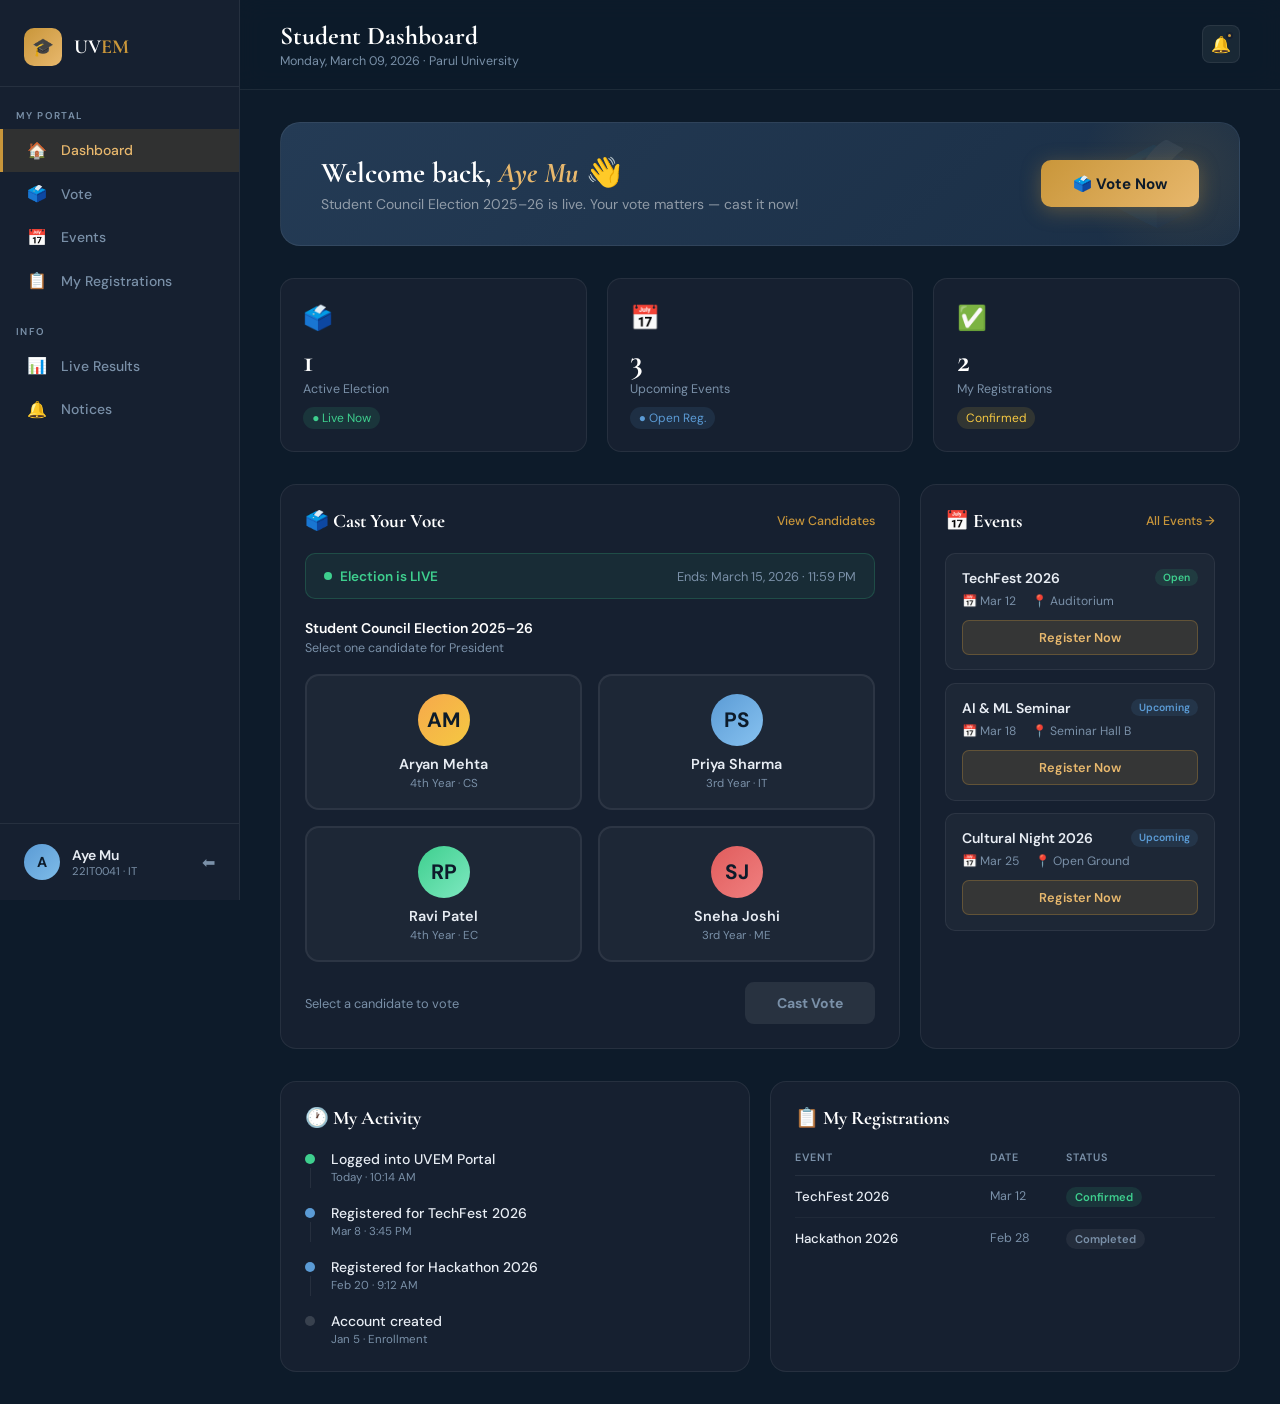
<file: frontend/studentdashbord.html>
<!DOCTYPE html>
<html lang="en">
<head>
<meta charset="UTF-8">
<meta name="viewport" content="width=device-width, initial-scale=1.0">
<title>Student Dashboard – UVEM</title>
<link href="https://fonts.googleapis.com/css2?family=Cormorant+Garamond:ital,wght@0,600;0,700;1,400&family=DM+Sans:wght@300;400;500;600&display=swap" rel="stylesheet">
<style>
*, *::before, *::after { box-sizing: border-box; margin: 0; padding: 0; }

:root {
  --navy:       #0d1b2a;
  --navy-mid:   #1a2e45;
  --navy-light: #243b55;
  --navy-card:  #162030;
  --gold:       #c9963a;
  --gold-light: #e8b86d;
  --gold-dim:   rgba(201,150,58,0.14);
  --green:      #3ecf8e;
  --blue:       #5b9bd5;
  --red:        #e05c5c;
  --amber:      #f5c842;
  --white:      #ffffff;
  --text:       #e8edf4;
  --muted:      #7a90a8;
  --border:     rgba(255,255,255,0.07);
  --sidebar-w:  240px;
}

html, body { height: 100%; }
body {
  font-family: 'DM Sans', sans-serif;
  background: var(--navy);
  color: var(--text);
  display: flex; min-height: 100vh;
  overflow-x: hidden;
}

/* ══ SIDEBAR ══ */
.sidebar {
  width: var(--sidebar-w);
  background: var(--navy-card);
  border-right: 1px solid var(--border);
  display: flex; flex-direction: column;
  position: fixed; inset: 0 auto 0 0;
  z-index: 50;
  animation: sideIn 0.5s ease both;
}
@keyframes sideIn {
  from { transform: translateX(-20px); opacity: 0; }
  to   { transform: translateX(0);     opacity: 1; }
}

.sidebar-logo {
  padding: 1.75rem 1.5rem 1.25rem;
  display: flex; align-items: center; gap: 0.75rem;
  border-bottom: 1px solid var(--border);
}
.sidebar-logo-icon {
  width: 38px; height: 38px; border-radius: 10px;
  background: linear-gradient(135deg, var(--gold), var(--gold-light));
  display: flex; align-items: center; justify-content: center;
  font-size: 1.1rem;
}
.sidebar-logo-text {
  font-family: 'Cormorant Garamond', serif;
  font-size: 1.25rem; font-weight: 700; color: var(--white);
}
.sidebar-logo-text span { color: var(--gold); }

.sidebar-section {
  padding: 1.4rem 1rem 0.4rem;
  font-size: 0.62rem; font-weight: 600;
  letter-spacing: 0.14em; text-transform: uppercase;
  color: var(--muted);
}

.nav-item {
  display: flex; align-items: center; gap: 0.85rem;
  padding: 0.7rem 1.5rem; color: var(--muted);
  text-decoration: none; font-size: 0.875rem; font-weight: 500;
  cursor: pointer; border-left: 3px solid transparent;
  transition: color 0.2s, background 0.2s;
}
.nav-item:hover { color: var(--text); background: rgba(255,255,255,0.04); }
.nav-item.active { color: var(--gold-light); background: var(--gold-dim); border-left-color: var(--gold); }
.nav-icon { font-size: 1rem; width: 20px; text-align: center; }

.sidebar-footer {
  margin-top: auto; padding: 1.25rem 1.5rem;
  border-top: 1px solid var(--border);
}
.user-pill { display: flex; align-items: center; gap: 0.75rem; }
.user-avatar {
  width: 36px; height: 36px; border-radius: 50%;
  background: linear-gradient(135deg, var(--blue), #7ebce8);
  display: flex; align-items: center; justify-content: center;
  font-size: 0.9rem; font-weight: 700; color: var(--navy);
  flex-shrink: 0;
}
.user-name  { font-size: 0.875rem; font-weight: 600; color: var(--text); }
.user-id    { font-size: 0.7rem; color: var(--muted); }
.logout-btn {
  margin-left: auto; background: none; border: none;
  color: var(--muted); cursor: pointer; font-size: 1rem;
  transition: color 0.2s;
}
.logout-btn:hover { color: var(--red); }

/* ══ MAIN ══ */
.main {
  margin-left: var(--sidebar-w); flex: 1;
  display: flex; flex-direction: column; min-height: 100vh;
}

.topbar {
  display: flex; align-items: center; justify-content: space-between;
  padding: 1.25rem 2.5rem;
  background: rgba(13,27,42,0.6); backdrop-filter: blur(12px);
  border-bottom: 1px solid var(--border);
  position: sticky; top: 0; z-index: 40;
  animation: topIn 0.5s 0.1s ease both;
}
@keyframes topIn {
  from { opacity:0; transform: translateY(-10px); }
  to   { opacity:1; transform: translateY(0); }
}
.topbar h1 {
  font-family: 'Cormorant Garamond', serif;
  font-size: 1.6rem; font-weight: 700; color: var(--white);
}
.topbar p { font-size: 0.78rem; color: var(--muted); margin-top: 0.1rem; }

.topbar-right { display: flex; align-items: center; gap: 0.75rem; }
.notif-btn {
  position: relative; background: rgba(255,255,255,0.06);
  border: 1px solid var(--border); border-radius: 8px;
  width: 38px; height: 38px; display: flex; align-items: center;
  justify-content: center; cursor: pointer; font-size: 1rem;
  transition: background 0.2s;
}
.notif-btn:hover { background: rgba(255,255,255,0.1); }
.notif-dot {
  position: absolute; top: 6px; right: 6px;
  width: 7px; height: 7px; border-radius: 50%;
  background: var(--gold); border: 2px solid var(--navy-card);
}

/* ══ CONTENT ══ */
.content {
  padding: 2rem 2.5rem; flex: 1;
  animation: contentIn 0.6s 0.2s ease both;
}
@keyframes contentIn {
  from { opacity:0; transform: translateY(16px); }
  to   { opacity:1; transform: translateY(0); }
}

/* ── Welcome banner ── */
.welcome-banner {
  background: linear-gradient(135deg, var(--navy-light), var(--navy-mid));
  border: 1px solid var(--border);
  border-radius: 20px; padding: 2rem 2.5rem;
  display: flex; align-items: center; justify-content: space-between;
  flex-wrap: wrap; gap: 1.5rem; margin-bottom: 2rem;
  position: relative; overflow: hidden;
}
.welcome-banner::before {
  content: '';
  position: absolute; right: -60px; top: -60px;
  width: 220px; height: 220px; border-radius: 50%;
  background: radial-gradient(circle, rgba(201,150,58,0.12), transparent 70%);
}
.welcome-banner::after {
  content: '🗳️';
  position: absolute; right: 2rem; top: 50%;
  transform: translateY(-50%);
  font-size: 5rem; opacity: 0.06;
}
.welcome-text h2 {
  font-family: 'Cormorant Garamond', serif;
  font-size: 1.8rem; font-weight: 700; color: var(--white);
}
.welcome-text h2 span { color: var(--gold-light); font-style: italic; }
.welcome-text p { color: rgba(255,255,255,0.5); font-size: 0.875rem; margin-top: 0.35rem; }

.vote-now-btn {
  padding: 0.85rem 2rem;
  background: linear-gradient(135deg, var(--gold), var(--gold-light));
  color: var(--navy); border: none; border-radius: 10px;
  font-family: 'DM Sans', sans-serif; font-size: 0.95rem; font-weight: 700;
  cursor: pointer; white-space: nowrap; position: relative; z-index: 1;
  transition: transform 0.2s, box-shadow 0.2s;
  box-shadow: 0 4px 20px rgba(201,150,58,0.35);
}
.vote-now-btn:hover { transform: translateY(-2px); box-shadow: 0 8px 28px rgba(201,150,58,0.45); }
.vote-now-btn:disabled {
  background: rgba(255,255,255,0.1); color: var(--muted);
  box-shadow: none; cursor: not-allowed; transform: none;
}

/* ── Cards row ── */
.cards-row {
  display: grid; grid-template-columns: repeat(3,1fr);
  gap: 1.25rem; margin-bottom: 2rem;
}
.info-card {
  background: var(--navy-card); border: 1px solid var(--border);
  border-radius: 14px; padding: 1.4rem;
  transition: transform 0.2s;
}
.info-card:hover { transform: translateY(-2px); }
.info-card-icon { font-size: 1.5rem; margin-bottom: 0.75rem; }
.info-card-val {
  font-family: 'Cormorant Garamond', serif;
  font-size: 2rem; font-weight: 700; color: var(--white); line-height: 1;
}
.info-card-label { font-size: 0.78rem; color: var(--muted); margin-top: 0.3rem; }
.info-card-sub {
  margin-top: 0.6rem; font-size: 0.75rem;
  display: inline-block; padding: 0.18rem 0.55rem;
  border-radius: 999px;
}
.info-card-sub.green { background: rgba(62,207,142,0.12); color: var(--green); }
.info-card-sub.blue  { background: rgba(91,155,213,0.12);  color: var(--blue); }
.info-card-sub.amber { background: rgba(245,200,66,0.12);  color: var(--amber); }

/* ── Mid grid ── */
.mid-grid {
  display: grid; grid-template-columns: 1fr 320px;
  gap: 1.25rem; margin-bottom: 2rem;
}

/* Panel */
.panel {
  background: var(--navy-card); border: 1px solid var(--border);
  border-radius: 16px; padding: 1.5rem;
}
.panel-header {
  display: flex; align-items: center; justify-content: space-between;
  margin-bottom: 1.25rem;
}
.panel-title {
  font-family: 'Cormorant Garamond', serif;
  font-size: 1.2rem; font-weight: 700; color: var(--white);
}
.panel-action {
  font-size: 0.78rem; color: var(--gold); cursor: pointer;
  background: none; border: none; font-family: 'DM Sans', sans-serif;
  font-weight: 500; transition: opacity 0.2s;
}
.panel-action:hover { opacity: 0.7; }

/* ── Voting section ── */
.voting-status-bar {
  display: flex; align-items: center; justify-content: space-between;
  padding: 0.85rem 1.1rem;
  background: rgba(62,207,142,0.07);
  border: 1px solid rgba(62,207,142,0.2);
  border-radius: 10px; margin-bottom: 1.25rem;
  font-size: 0.85rem;
}
.vs-dot {
  width: 8px; height: 8px; border-radius: 50%;
  background: var(--green);
  animation: pulse2 1.8s infinite;
  flex-shrink: 0;
}
@keyframes pulse2 {
  0%,100%{ opacity:1; } 50%{ opacity:0.3; }
}
.vs-label { color: var(--green); font-weight: 600; display: flex; align-items: center; gap: 0.5rem; }
.vs-info { color: var(--muted); font-size: 0.8rem; }

/* Candidate cards */
.candidate-grid {
  display: grid; grid-template-columns: repeat(2, 1fr);
  gap: 1rem;
}
.candidate-card {
  background: rgba(255,255,255,0.03);
  border: 2px solid var(--border);
  border-radius: 14px; padding: 1.1rem;
  cursor: pointer; transition: border-color 0.25s, background 0.25s, transform 0.2s;
  text-align: center; position: relative;
}
.candidate-card:hover { border-color: rgba(201,150,58,0.3); background: var(--gold-dim); transform: translateY(-2px); }
.candidate-card.selected {
  border-color: var(--gold); background: var(--gold-dim);
}
.candidate-card.selected::after {
  content: '✓';
  position: absolute; top: 0.6rem; right: 0.75rem;
  font-size: 0.8rem; font-weight: 700;
  color: var(--gold);
}
.candidate-card.voted-card {
  border-color: var(--green); background: rgba(62,207,142,0.07);
  cursor: default; transform: none;
}
.candidate-avatar {
  width: 52px; height: 52px; border-radius: 50%;
  display: flex; align-items: center; justify-content: center;
  font-size: 1.3rem; font-weight: 700; margin: 0 auto 0.6rem;
  color: var(--navy);
}
.candidate-name { font-size: 0.9rem; font-weight: 600; }
.candidate-pos  { font-size: 0.72rem; color: var(--muted); margin-top: 0.15rem; }

.vote-action-row {
  margin-top: 1.25rem; display: flex;
  align-items: center; justify-content: space-between;
  flex-wrap: wrap; gap: 0.75rem;
}
.vote-action-info { font-size: 0.8rem; color: var(--muted); }
.cast-vote-btn {
  padding: 0.75rem 2rem;
  background: linear-gradient(135deg, var(--gold), var(--gold-light));
  color: var(--navy); border: none; border-radius: 9px;
  font-family: 'DM Sans', sans-serif; font-size: 0.875rem; font-weight: 700;
  cursor: pointer; transition: opacity 0.2s, transform 0.2s;
  box-shadow: 0 4px 16px rgba(201,150,58,0.3);
}
.cast-vote-btn:hover { opacity:0.85; transform: translateY(-1px); }
.cast-vote-btn:disabled { background: rgba(255,255,255,0.08); color: var(--muted); box-shadow:none; cursor:not-allowed; transform:none; }

/* voted confirmation */
.voted-confirm {
  display: none; text-align: center;
  padding: 1.5rem; margin-top: 0.5rem;
}
.voted-confirm .check-circle {
  width: 60px; height: 60px; border-radius: 50%;
  background: rgba(62,207,142,0.15);
  border: 2px solid var(--green);
  display: flex; align-items: center; justify-content: center;
  font-size: 1.5rem; margin: 0 auto 1rem;
  animation: popIn 0.4s cubic-bezier(0.34,1.56,0.64,1);
}
@keyframes popIn {
  from { transform: scale(0); }
  to   { transform: scale(1); }
}
.voted-confirm h4 {
  font-family: 'Cormorant Garamond', serif;
  font-size: 1.3rem; font-weight: 700; color: var(--white);
}
.voted-confirm p { font-size: 0.85rem; color: var(--muted); margin-top: 0.4rem; }

/* Events list */
.event-list { display: flex; flex-direction: column; gap: 0.8rem; }
.event-card {
  background: rgba(255,255,255,0.03);
  border: 1px solid var(--border); border-radius: 10px;
  padding: 0.9rem 1rem; transition: background 0.2s;
}
.event-card:hover { background: rgba(255,255,255,0.06); }
.event-card-header { display: flex; align-items: flex-start; justify-content: space-between; margin-bottom: 0.4rem; }
.event-card-name { font-size: 0.875rem; font-weight: 600; }
.event-tag {
  font-size: 0.65rem; font-weight: 600;
  padding: 0.15rem 0.5rem; border-radius: 999px;
}
.event-tag.open     { background: rgba(62,207,142,0.12); color: var(--green); }
.event-tag.upcoming { background: rgba(91,155,213,0.12);  color: var(--blue); }
.event-tag.closed   { background: rgba(255,255,255,0.06); color: var(--muted); }
.event-card-meta { font-size: 0.76rem; color: var(--muted); display: flex; gap: 1rem; }
.register-btn {
  margin-top: 0.7rem; width: 100%;
  padding: 0.5rem; border-radius: 7px;
  border: 1px solid rgba(201,150,58,0.3);
  background: var(--gold-dim);
  color: var(--gold-light); font-family: 'DM Sans', sans-serif;
  font-size: 0.8rem; font-weight: 600; cursor: pointer;
  transition: background 0.2s;
}
.register-btn:hover { background: rgba(201,150,58,0.25); }
.register-btn:disabled {
  background: rgba(62,207,142,0.08); color: var(--green);
  border-color: rgba(62,207,142,0.2); cursor: default;
}

/* ── Bottom row ── */
.bottom-grid {
  display: grid; grid-template-columns: 1fr 1fr;
  gap: 1.25rem;
}

/* Timeline */
.timeline { display: flex; flex-direction: column; gap: 1rem; }
.timeline-item {
  display: flex; gap: 1rem; align-items: flex-start;
}
.timeline-dot-wrap {
  display: flex; flex-direction: column; align-items: center;
  flex-shrink: 0;
}
.timeline-dot {
  width: 10px; height: 10px; border-radius: 50%;
  flex-shrink: 0; margin-top: 4px;
}
.timeline-dot.gold  { background: var(--gold); }
.timeline-dot.green { background: var(--green); }
.timeline-dot.blue  { background: var(--blue); }
.timeline-dot.muted { background: rgba(255,255,255,0.15); }
.timeline-line {
  width: 1px; flex: 1; background: var(--border);
  margin-top: 4px; min-height: 20px;
}
.timeline-body .tl-title { font-size: 0.875rem; font-weight: 500; }
.timeline-body .tl-time  { font-size: 0.72rem; color: var(--muted); margin-top: 0.1rem; }

/* My registrations table */
.table { width: 100%; border-collapse: collapse; }
.table th {
  font-size: 0.67rem; font-weight: 600; letter-spacing: 0.1em;
  text-transform: uppercase; color: var(--muted);
  padding: 0 0 0.65rem; border-bottom: 1px solid var(--border);
  text-align: left;
}
.table td {
  padding: 0.75rem 0; font-size: 0.83rem;
  border-bottom: 1px solid rgba(255,255,255,0.04);
  vertical-align: middle;
}
.table tr:last-child td { border-bottom: none; }

/* Confirm modal */
.modal-overlay {
  position: fixed; inset: 0;
  background: rgba(5,12,20,0.82); backdrop-filter: blur(6px);
  z-index: 200; display: none; align-items: center; justify-content: center;
}
.modal-overlay.open { display: flex; }
.modal {
  background: var(--navy-card); border: 1px solid var(--border);
  border-radius: 20px; padding: 2rem; width: 100%; max-width: 420px;
  animation: modalPop 0.3s cubic-bezier(0.34,1.56,0.64,1) both;
  text-align: center;
}
@keyframes modalPop {
  from { transform: scale(0.9); opacity: 0; }
  to   { transform: scale(1);   opacity: 1; }
}
.modal-big-icon { font-size: 3rem; margin-bottom: 1rem; }
.modal h3 {
  font-family: 'Cormorant Garamond', serif;
  font-size: 1.6rem; font-weight: 700; color: var(--white);
  margin-bottom: 0.5rem;
}
.modal p { color: var(--muted); font-size: 0.875rem; line-height: 1.65; }
.modal-choice {
  background: rgba(255,255,255,0.04); border: 1px solid var(--border);
  border-radius: 12px; padding: 1rem; margin: 1.25rem 0;
  display: flex; align-items: center; gap: 0.75rem;
}
.modal-choice-avatar {
  width: 42px; height: 42px; border-radius: 50%;
  display: flex; align-items: center; justify-content: center;
  font-size: 1.1rem; font-weight: 700; color: var(--navy);
}
.modal-choice-name { font-weight: 600; font-size: 0.95rem; }
.modal-choice-pos  { font-size: 0.75rem; color: var(--muted); }
.modal-actions { display: flex; gap: 0.75rem; justify-content: center; margin-top: 0.5rem; }
.btn-cancel {
  flex: 1; padding: 0.75rem; border-radius: 8px;
  border: 1px solid var(--border); background: none;
  color: var(--muted); font-family: 'DM Sans', sans-serif;
  font-size: 0.875rem; cursor: pointer; transition: color 0.2s;
}
.btn-cancel:hover { color: var(--text); }
.btn-confirm {
  flex: 1; padding: 0.75rem; border-radius: 8px;
  border: none; background: linear-gradient(135deg, var(--gold), var(--gold-light));
  color: var(--navy); font-family: 'DM Sans', sans-serif;
  font-size: 0.875rem; font-weight: 700; cursor: pointer;
  transition: opacity 0.2s;
}
.btn-confirm:hover { opacity: 0.85; }

/* Toast */
.toast {
  position: fixed; bottom: 2rem; right: 2rem; z-index: 300;
  background: var(--navy-light); border: 1px solid var(--border);
  border-radius: 12px; padding: 1rem 1.25rem;
  display: flex; align-items: center; gap: 0.75rem;
  font-size: 0.875rem; box-shadow: 0 8px 32px rgba(0,0,0,0.4);
  transform: translateY(80px); opacity: 0;
  transition: transform 0.4s cubic-bezier(0.34,1.56,0.64,1), opacity 0.3s;
  max-width: 300px;
}
.toast.show { transform: translateY(0); opacity: 1; }

@media (max-width: 1024px) {
  .mid-grid, .bottom-grid { grid-template-columns: 1fr; }
  .cards-row { grid-template-columns: 1fr 1fr; }
}
@media (max-width: 768px) {
  .sidebar { display: none; }
  .main { margin-left: 0; }
  .content { padding: 1.25rem; }
  .topbar { padding: 1rem 1.25rem; }
  .cards-row { grid-template-columns: 1fr; }
  .candidate-grid { grid-template-columns: 1fr 1fr; }
}
</style>
</head>
<body>

<!-- ══ SIDEBAR ══ -->
<aside class="sidebar">
  <div class="sidebar-logo">
    <div class="sidebar-logo-icon">🎓</div>
    <span class="sidebar-logo-text">UV<span>EM</span></span>
  </div>

  <div class="sidebar-section">My Portal</div>
  <div class="nav-item active" onclick="setNav(this)"><span class="nav-icon">🏠</span> Dashboard</div>
  <div class="nav-item" onclick="setNav(this)"><span class="nav-icon">🗳️</span> Vote</div>
  <div class="nav-item" onclick="setNav(this)"><span class="nav-icon">📅</span> Events</div>
  <div class="nav-item" onclick="setNav(this)"><span class="nav-icon">📋</span> My Registrations</div>

  <div class="sidebar-section">Info</div>
  <div class="nav-item" onclick="setNav(this)"><span class="nav-icon">📊</span> Live Results</div>
  <div class="nav-item" onclick="setNav(this)"><span class="nav-icon">🔔</span> Notices</div>

  <div class="sidebar-footer">
    <div class="user-pill">
      <div class="user-avatar">A</div>
      <div>
        <div class="user-name">Aye Mu</div>
        <div class="user-id">22IT0041 · IT</div>
      </div>
      <button class="logout-btn" onclick="window.location.href='login.html'" title="Logout">⬅</button>
    </div>
  </div>
</aside>

<!-- ══ MAIN ══ -->
<main class="main">

  <div class="topbar">
    <div>
      <h1>Student Dashboard</h1>
      <p>Monday, March 09, 2026 · Parul University</p>
    </div>
    <div class="topbar-right">
      <div class="notif-btn">🔔<div class="notif-dot"></div></div>
    </div>
  </div>

  <div class="content">

    <!-- Welcome Banner -->
    <div class="welcome-banner">
      <div class="welcome-text">
        <h2>Welcome back, <span>Aye Mu</span> 👋</h2>
        <p>Student Council Election 2025–26 is live. Your vote matters — cast it now!</p>
      </div>
      <button class="vote-now-btn" id="topVoteBtn" onclick="scrollToVoting()">🗳️ Vote Now</button>
    </div>

    <!-- Info Cards -->
    <div class="cards-row">
      <div class="info-card">
        <div class="info-card-icon">🗳️</div>
        <div class="info-card-val" id="voteCardVal">1</div>
        <div class="info-card-label">Active Election</div>
        <span class="info-card-sub green" id="voteCardSub">● Live Now</span>
      </div>
      <div class="info-card">
        <div class="info-card-icon">📅</div>
        <div class="info-card-val">3</div>
        <div class="info-card-label">Upcoming Events</div>
        <span class="info-card-sub blue">● Open Reg.</span>
      </div>
      <div class="info-card">
        <div class="info-card-icon">✅</div>
        <div class="info-card-val">2</div>
        <div class="info-card-label">My Registrations</div>
        <span class="info-card-sub amber">Confirmed</span>
      </div>
    </div>

    <!-- Mid Grid -->
    <div class="mid-grid">

      <!-- Voting Panel -->
      <div class="panel" id="votingPanel">
        <div class="panel-header">
          <span class="panel-title">🗳️ Cast Your Vote</span>
          <button class="panel-action">View Candidates</button>
        </div>

        <div class="voting-status-bar">
          <span class="vs-label"><div class="vs-dot"></div> Election is LIVE</span>
          <span class="vs-info">Ends: March 15, 2026 · 11:59 PM</span>
        </div>

        <div style="margin-bottom:1.1rem">
          <div style="font-size:0.875rem;font-weight:600;color:var(--white)">Student Council Election 2025–26</div>
          <div style="font-size:0.78rem;color:var(--muted);margin-top:0.2rem">Select one candidate for President</div>
        </div>

        <!-- Candidates -->
        <div class="candidate-grid" id="candidateGrid">
          <div class="candidate-card" onclick="selectCandidate(this, 'Aryan Mehta', '4th Year · CS', 0)">
            <div class="candidate-avatar" style="background:linear-gradient(135deg,#f6a94b,#f5c842)">AM</div>
            <div class="candidate-name">Aryan Mehta</div>
            <div class="candidate-pos">4th Year · CS</div>
          </div>
          <div class="candidate-card" onclick="selectCandidate(this, 'Priya Sharma', '3rd Year · IT', 1)">
            <div class="candidate-avatar" style="background:linear-gradient(135deg,#5b9bd5,#87c2f0)">PS</div>
            <div class="candidate-name">Priya Sharma</div>
            <div class="candidate-pos">3rd Year · IT</div>
          </div>
          <div class="candidate-card" onclick="selectCandidate(this, 'Ravi Patel', '4th Year · EC', 2)">
            <div class="candidate-avatar" style="background:linear-gradient(135deg,#3ecf8e,#7ee8c0)">RP</div>
            <div class="candidate-name">Ravi Patel</div>
            <div class="candidate-pos">4th Year · EC</div>
          </div>
          <div class="candidate-card" onclick="selectCandidate(this, 'Sneha Joshi', '3rd Year · ME', 3)">
            <div class="candidate-avatar" style="background:linear-gradient(135deg,#e05c5c,#f08080)">SJ</div>
            <div class="candidate-name">Sneha Joshi</div>
            <div class="candidate-pos">3rd Year · ME</div>
          </div>
        </div>

        <div class="vote-action-row">
          <span class="vote-action-info" id="voteActionInfo">Select a candidate to vote</span>
          <button class="cast-vote-btn" id="castVoteBtn" disabled onclick="openVoteModal()">Cast Vote</button>
        </div>

        <!-- Voted Confirmation -->
        <div class="voted-confirm" id="votedConfirm">
          <div class="check-circle">✅</div>
          <h4>Vote Cast Successfully!</h4>
          <p>You voted for <strong id="votedFor" style="color:var(--gold-light)"></strong>. Thank you for participating in the democratic process.</p>
          <p style="margin-top:0.75rem;font-size:0.75rem;color:var(--muted)">Your vote is anonymous and secured in the system.</p>
        </div>
      </div>

      <!-- Events Panel -->
      <div class="panel">
        <div class="panel-header">
          <span class="panel-title">📅 Events</span>
          <button class="panel-action">All Events →</button>
        </div>
        <div class="event-list">
          <div class="event-card">
            <div class="event-card-header">
              <span class="event-card-name">TechFest 2026</span>
              <span class="event-tag open">Open</span>
            </div>
            <div class="event-card-meta">
              <span>📅 Mar 12</span><span>📍 Auditorium</span>
            </div>
            <button class="register-btn" onclick="registerEvent(this, 'TechFest 2026')">Register Now</button>
          </div>
          <div class="event-card">
            <div class="event-card-header">
              <span class="event-card-name">AI & ML Seminar</span>
              <span class="event-tag upcoming">Upcoming</span>
            </div>
            <div class="event-card-meta">
              <span>📅 Mar 18</span><span>📍 Seminar Hall B</span>
            </div>
            <button class="register-btn" onclick="registerEvent(this, 'AI & ML Seminar')">Register Now</button>
          </div>
          <div class="event-card">
            <div class="event-card-header">
              <span class="event-card-name">Cultural Night 2026</span>
              <span class="event-tag upcoming">Upcoming</span>
            </div>
            <div class="event-card-meta">
              <span>📅 Mar 25</span><span>📍 Open Ground</span>
            </div>
            <button class="register-btn" onclick="registerEvent(this, 'Cultural Night 2026')">Register Now</button>
          </div>
        </div>
      </div>
    </div>

    <!-- Bottom Grid -->
    <div class="bottom-grid">

      <!-- Activity Timeline -->
      <div class="panel">
        <div class="panel-header">
          <span class="panel-title">🕐 My Activity</span>
        </div>
        <div class="timeline" id="activityTimeline">
          <div class="timeline-item">
            <div class="timeline-dot-wrap">
              <div class="timeline-dot green"></div>
              <div class="timeline-line"></div>
            </div>
            <div class="timeline-body">
              <div class="tl-title">Logged into UVEM Portal</div>
              <div class="tl-time">Today · 10:14 AM</div>
            </div>
          </div>
          <div class="timeline-item">
            <div class="timeline-dot-wrap">
              <div class="timeline-dot blue"></div>
              <div class="timeline-line"></div>
            </div>
            <div class="timeline-body">
              <div class="tl-title">Registered for TechFest 2026</div>
              <div class="tl-time">Mar 8 · 3:45 PM</div>
            </div>
          </div>
          <div class="timeline-item">
            <div class="timeline-dot-wrap">
              <div class="timeline-dot blue"></div>
              <div class="timeline-line"></div>
            </div>
            <div class="timeline-body">
              <div class="tl-title">Registered for Hackathon 2026</div>
              <div class="tl-time">Feb 20 · 9:12 AM</div>
            </div>
          </div>
          <div class="timeline-item">
            <div class="timeline-dot-wrap">
              <div class="timeline-dot muted"></div>
            </div>
            <div class="timeline-body">
              <div class="tl-title">Account created</div>
              <div class="tl-time">Jan 5 · Enrollment</div>
            </div>
          </div>
        </div>
      </div>

      <!-- My Registrations -->
      <div class="panel">
        <div class="panel-header">
          <span class="panel-title">📋 My Registrations</span>
        </div>
        <table class="table" id="regTable">
          <thead>
            <tr>
              <th>Event</th>
              <th>Date</th>
              <th>Status</th>
            </tr>
          </thead>
          <tbody id="regTableBody">
            <tr>
              <td style="font-weight:500">TechFest 2026</td>
              <td style="color:var(--muted);font-size:0.78rem">Mar 12</td>
              <td><span style="background:rgba(62,207,142,0.12);color:var(--green);font-size:0.7rem;font-weight:600;padding:0.18rem 0.55rem;border-radius:999px">Confirmed</span></td>
            </tr>
            <tr>
              <td style="font-weight:500">Hackathon 2026</td>
              <td style="color:var(--muted);font-size:0.78rem">Feb 28</td>
              <td><span style="background:rgba(255,255,255,0.06);color:var(--muted);font-size:0.7rem;font-weight:600;padding:0.18rem 0.55rem;border-radius:999px">Completed</span></td>
            </tr>
          </tbody>
        </table>
      </div>

    </div>
  </div><!-- /content -->
</main>

<!-- Vote Confirm Modal -->
<div class="modal-overlay" id="voteModal">
  <div class="modal">
    <div class="modal-big-icon">🗳️</div>
    <h3>Confirm Your Vote</h3>
    <p>You are about to cast your vote. This action <strong>cannot be undone</strong>.</p>
    <div class="modal-choice">
      <div class="modal-choice-avatar" id="modalAvatar" style="background:linear-gradient(135deg,#f6a94b,#f5c842)">AM</div>
      <div>
        <div class="modal-choice-name" id="modalName">Aryan Mehta</div>
        <div class="modal-choice-pos" id="modalPos">4th Year · CS</div>
      </div>
    </div>
    <p style="font-size:0.78rem;color:var(--muted)">Your vote is confidential and will be securely recorded.</p>
    <div class="modal-actions" style="margin-top:1.25rem">
      <button class="btn-cancel" onclick="closeVoteModal()">Go Back</button>
      <button class="btn-confirm" onclick="confirmVote()">✓ Confirm Vote</button>
    </div>
  </div>
</div>

<!-- Toast -->
<div class="toast" id="toast">
  <span id="toastMsg">Action completed.</span>
</div>

<script>
let selectedCandidate = null;
const avatarColors = [
  'linear-gradient(135deg,#f6a94b,#f5c842)',
  'linear-gradient(135deg,#5b9bd5,#87c2f0)',
  'linear-gradient(135deg,#3ecf8e,#7ee8c0)',
  'linear-gradient(135deg,#e05c5c,#f08080)'
];
const avatarInitials = ['AM','PS','RP','SJ'];

function selectCandidate(el, name, pos, idx) {
  if (document.getElementById('castVoteBtn').disabled && document.getElementById('votedConfirm').style.display !== 'none') return;
  if (el.classList.contains('voted-card')) return;
  document.querySelectorAll('.candidate-card').forEach(c => c.classList.remove('selected'));
  el.classList.add('selected');
  selectedCandidate = { name, pos, idx };
  document.getElementById('castVoteBtn').disabled = false;
  document.getElementById('voteActionInfo').textContent = `Selected: ${name}`;
}

function openVoteModal() {
  if (!selectedCandidate) return;
  document.getElementById('modalName').textContent   = selectedCandidate.name;
  document.getElementById('modalPos').textContent    = selectedCandidate.pos;
  document.getElementById('modalAvatar').textContent = avatarInitials[selectedCandidate.idx];
  document.getElementById('modalAvatar').style.background = avatarColors[selectedCandidate.idx];
  document.getElementById('voteModal').classList.add('open');
}

function closeVoteModal() {
  document.getElementById('voteModal').classList.remove('open');
}

function confirmVote() {
  closeVoteModal();
  // hide candidates, show confirmation
  document.getElementById('candidateGrid').style.display = 'none';
  document.getElementById('castVoteBtn').style.display   = 'none';
  document.getElementById('voteActionInfo').style.display= 'none';
  document.querySelector('.vote-action-row').style.display = 'none';

  const confirm = document.getElementById('votedConfirm');
  confirm.style.display = 'block';
  document.getElementById('votedFor').textContent = selectedCandidate.name;

  // Update topbar button
  document.getElementById('topVoteBtn').textContent = '✓ Voted';
  document.getElementById('topVoteBtn').disabled = true;

  // Update info card
  document.getElementById('voteCardVal').textContent = '✓';
  document.getElementById('voteCardSub').textContent = '● Vote Cast';
  document.getElementById('voteCardSub').className   = 'info-card-sub green';

  // Add to timeline
  const tl = document.getElementById('activityTimeline');
  const item = document.createElement('div');
  item.className = 'timeline-item';
  item.innerHTML = `<div class="timeline-dot-wrap"><div class="timeline-dot gold"></div><div class="timeline-line"></div></div>
    <div class="timeline-body"><div class="tl-title">Voted for ${selectedCandidate.name}</div><div class="tl-time">Today · Just now</div></div>`;
  tl.insertBefore(item, tl.firstChild);

  showToast('🗳️ Your vote has been recorded!');
}

function scrollToVoting() {
  document.getElementById('votingPanel').scrollIntoView({ behavior: 'smooth', block: 'start' });
}

function registerEvent(btn, name) {
  btn.disabled = true;
  btn.textContent = '✓ Registered';

  // Add to registrations table
  const tbody = document.getElementById('regTableBody');
  const tr = document.createElement('tr');
  tr.innerHTML = `<td style="font-weight:500">${name}</td>
    <td style="color:var(--muted);font-size:0.78rem">Mar 2026</td>
    <td><span style="background:rgba(62,207,142,0.12);color:var(--green);font-size:0.7rem;font-weight:600;padding:0.18rem 0.55rem;border-radius:999px">Confirmed</span></td>`;
  tbody.appendChild(tr);

  // Update info card
  const card = document.querySelectorAll('.info-card')[1].querySelector('.info-card-val');
  card.textContent = parseInt(card.textContent) - 1;

  const regCard = document.querySelectorAll('.info-card')[2].querySelector('.info-card-val');
  regCard.textContent = parseInt(regCard.textContent) + 1;

  showToast(`📅 Registered for ${name}!`);
}

function setNav(el) {
  document.querySelectorAll('.nav-item').forEach(n => n.classList.remove('active'));
  el.classList.add('active');
}

// Toast
let toastTimer;
function showToast(msg) {
  const t = document.getElementById('toast');
  document.getElementById('toastMsg').textContent = msg;
  t.classList.add('show');
  clearTimeout(toastTimer);
  toastTimer = setTimeout(() => t.classList.remove('show'), 3200);
}

// Close modal on overlay click
document.getElementById('voteModal').addEventListener('click', function(e) {
  if (e.target === this) closeVoteModal();
});
</script>
</body>
</html>
</file>
<file: style.css>
:root {
    --primary-blue: #1a2a6c;
    --accent-gold: #fdbb2d;
    --text-white: #ffffff;
    --bg-light: #f4f7f6;
    --shadow: 0 4px 15px rgba(0, 0, 0, 0.1);
}

* {
    margin: 0;
    padding: 0;
    box-sizing: border-box;
    font-family: 'Segoe UI', Tahoma, Geneva, Verdana, sans-serif;
}

body {
    background: linear-gradient(135deg, #1a2a6c, #b21f1f, #fdbb2d);
    height: 100vh;
    display: flex;
    justify-content: center;
    align-items: center;
}

.welcome-container {
    background: rgba(255, 255, 255, 0.95);
    padding: 2.5rem;
    border-radius: 20px;
    box-shadow: var(--shadow);
    width: 90%;
    max-width: 400px;
    text-align: center;
}

.hero-section {
    margin-bottom: 2rem;
}

.logo-circle {
    background: var(--primary-blue);
    color: var(--text-white);
    width: 80px;
    height: 80px;
    border-radius: 50%;
    display: flex;
    justify-content: center;
    align-items: center;
    font-size: 2.5rem;
    margin: 0 auto 1rem;
}

h1 {
    color: var(--primary-blue);
    font-size: 2rem;
    letter-spacing: 1px;
}

p {
    color: #666;
    font-size: 0.9rem;
}

.login-options {
    display: flex;
    flex-direction: column;
    gap: 1rem;
    margin-top: 2rem;
}

.instruction {
    margin-bottom: 0.5rem;
    font-weight: 500;
}

.btn {
    padding: 1rem;
    border: none;
    border-radius: 10px;
    font-size: 1rem;
    font-weight: 600;
    cursor: pointer;
    display: flex;
    align-items: center;
    justify-content: center;
    gap: 10px;
    transition: transform 0.2s, background 0.3s;
}

.btn:active {
    transform: scale(0.98);
}

.btn-student {
    background-color: var(--primary-blue);
    color: white;
}

.btn-student:hover {
    background-color: #0f1a4a;
}

.btn-admin {
    background-color: transparent;
    border: 2px solid var(--primary-blue);
    color: var(--primary-blue);
}

.btn-admin:hover {
    background-color: rgba(26, 42, 108, 0.05);
}

.footer {
    margin-top: 2.5rem;
    font-size: 0.75rem;
    color: #888;
}
</file>
